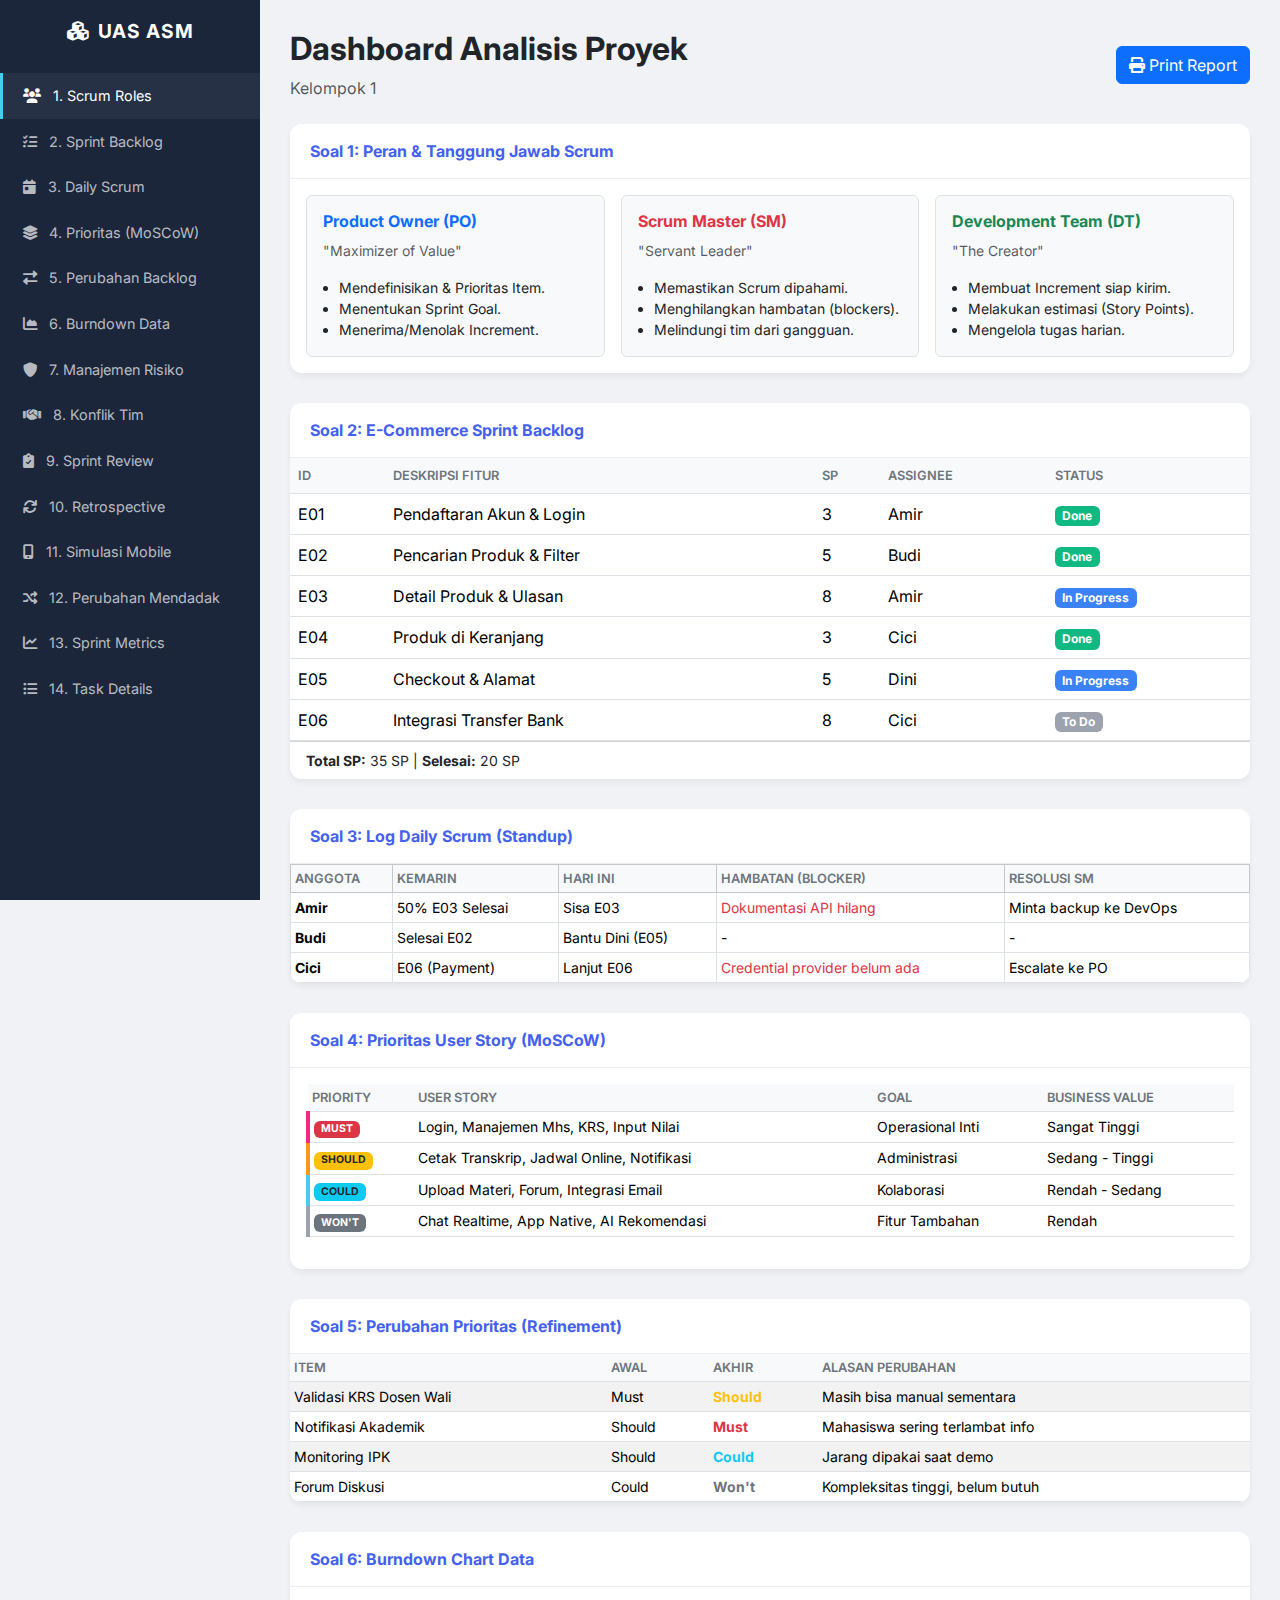
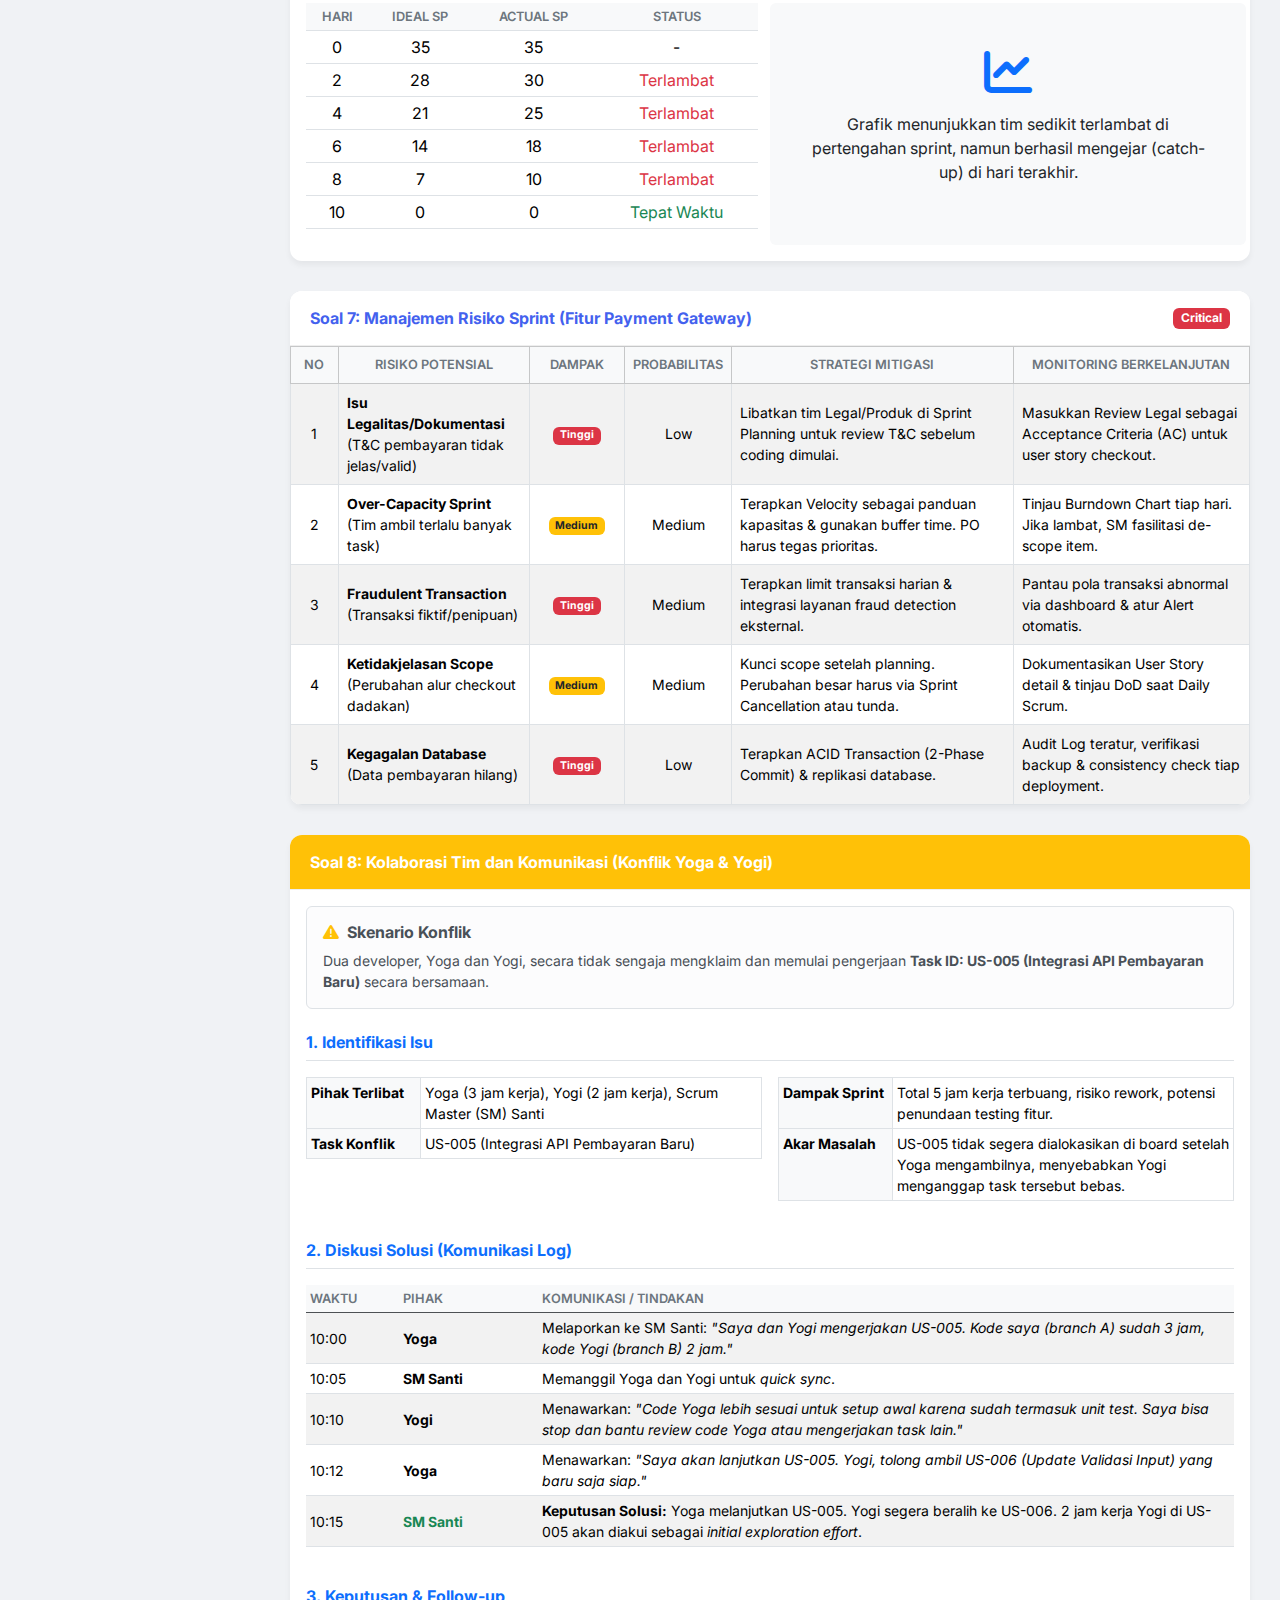
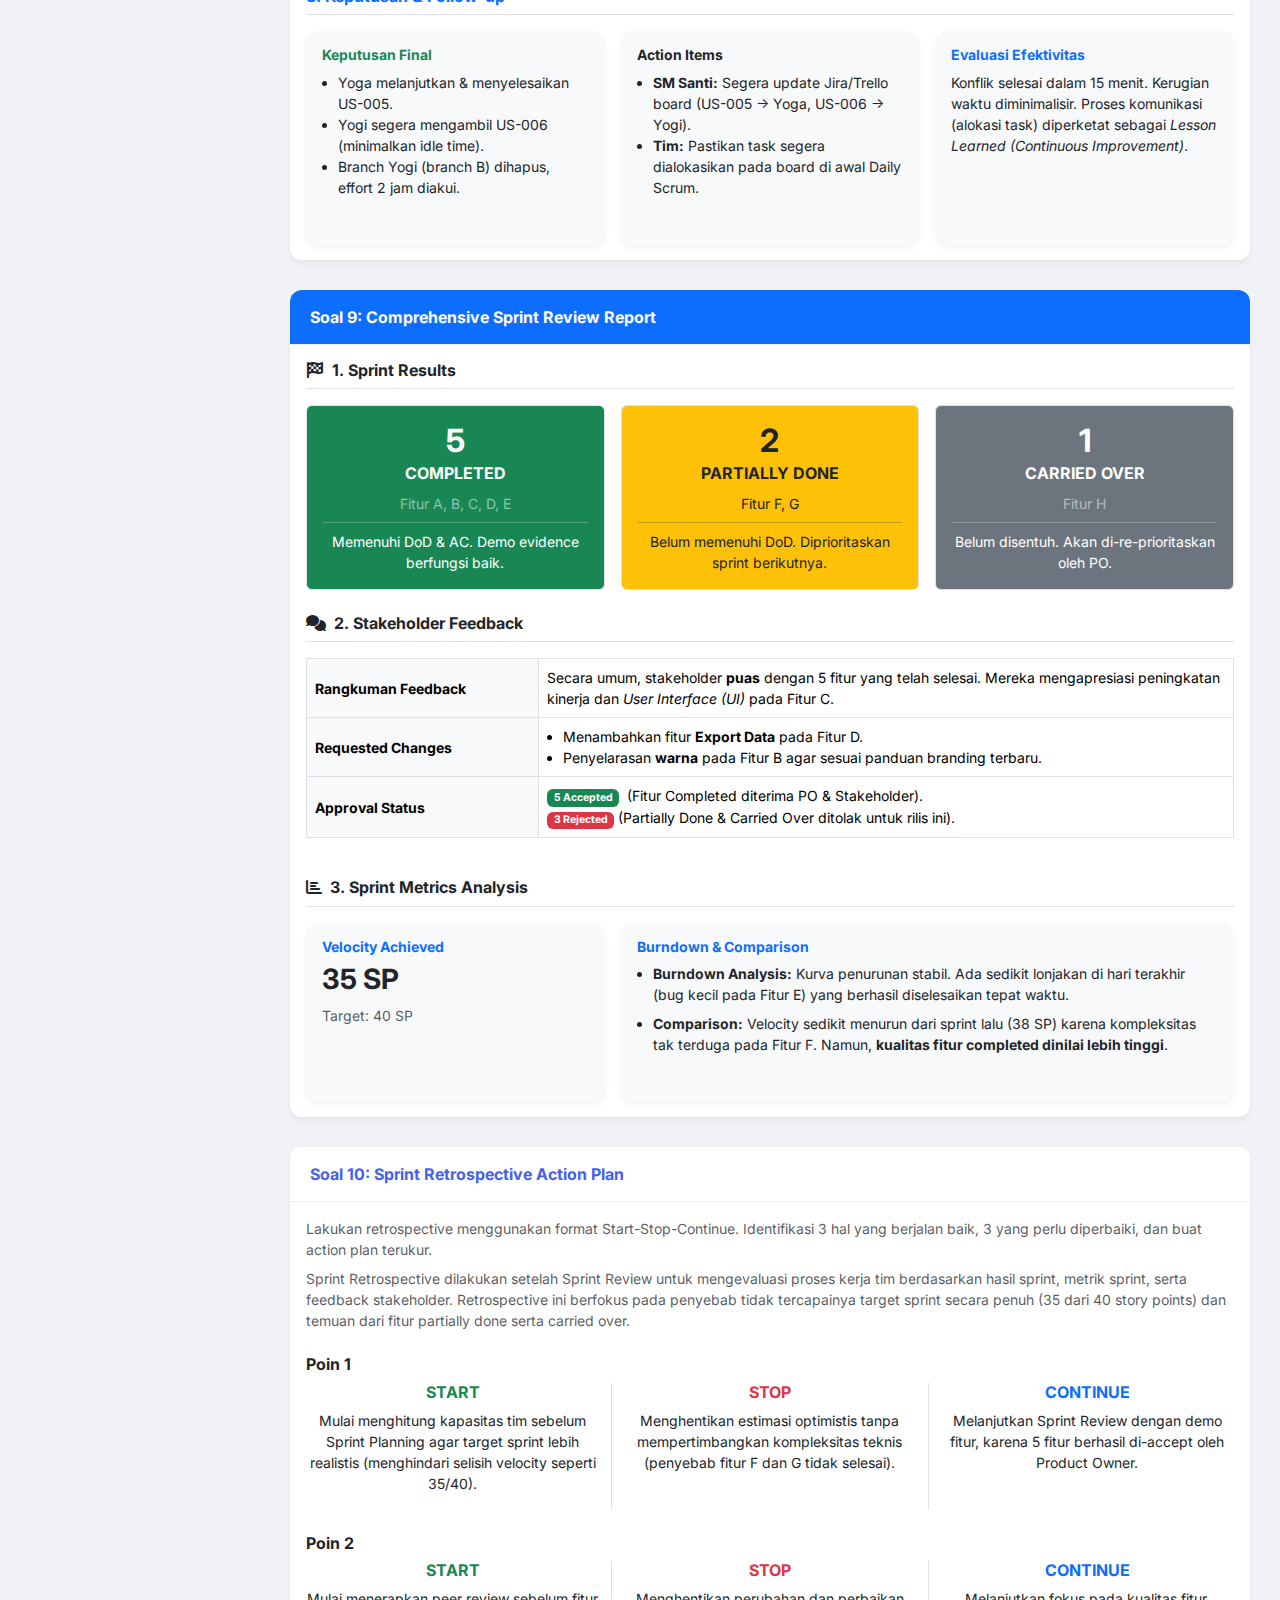
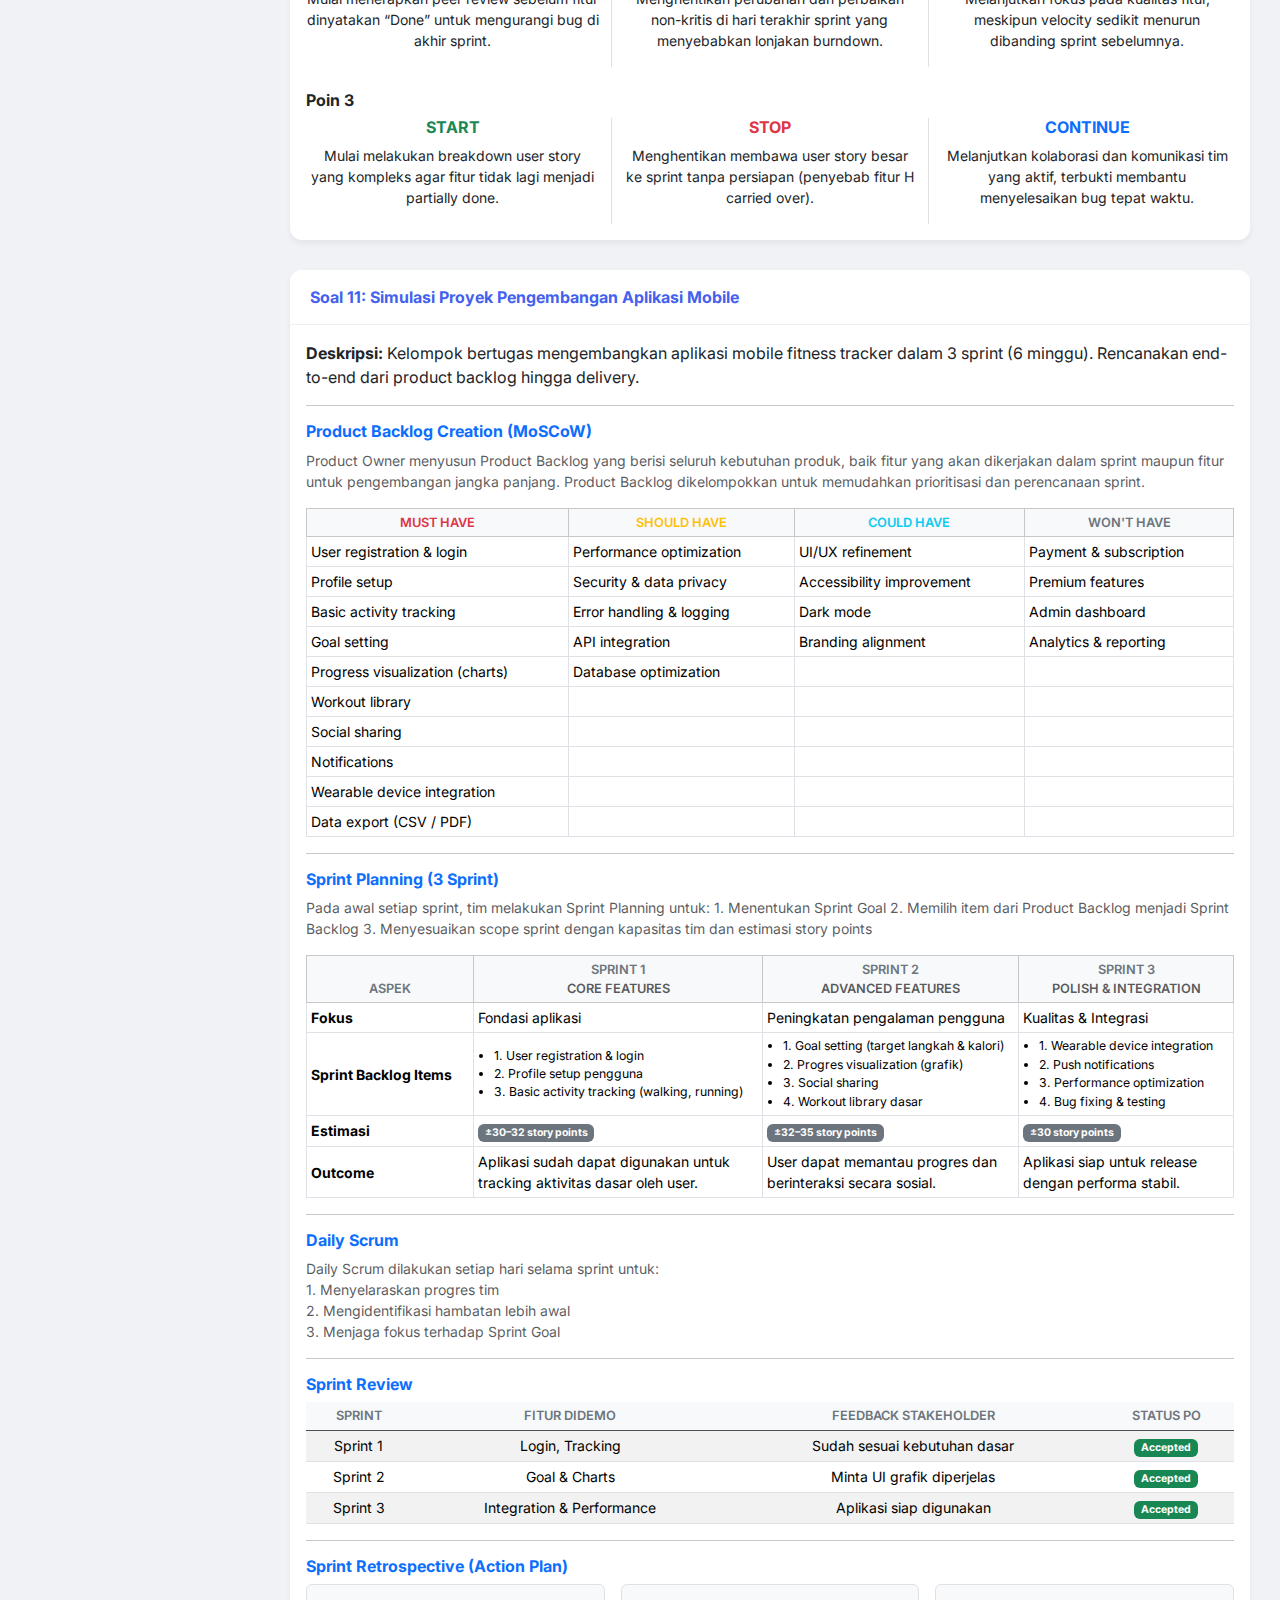
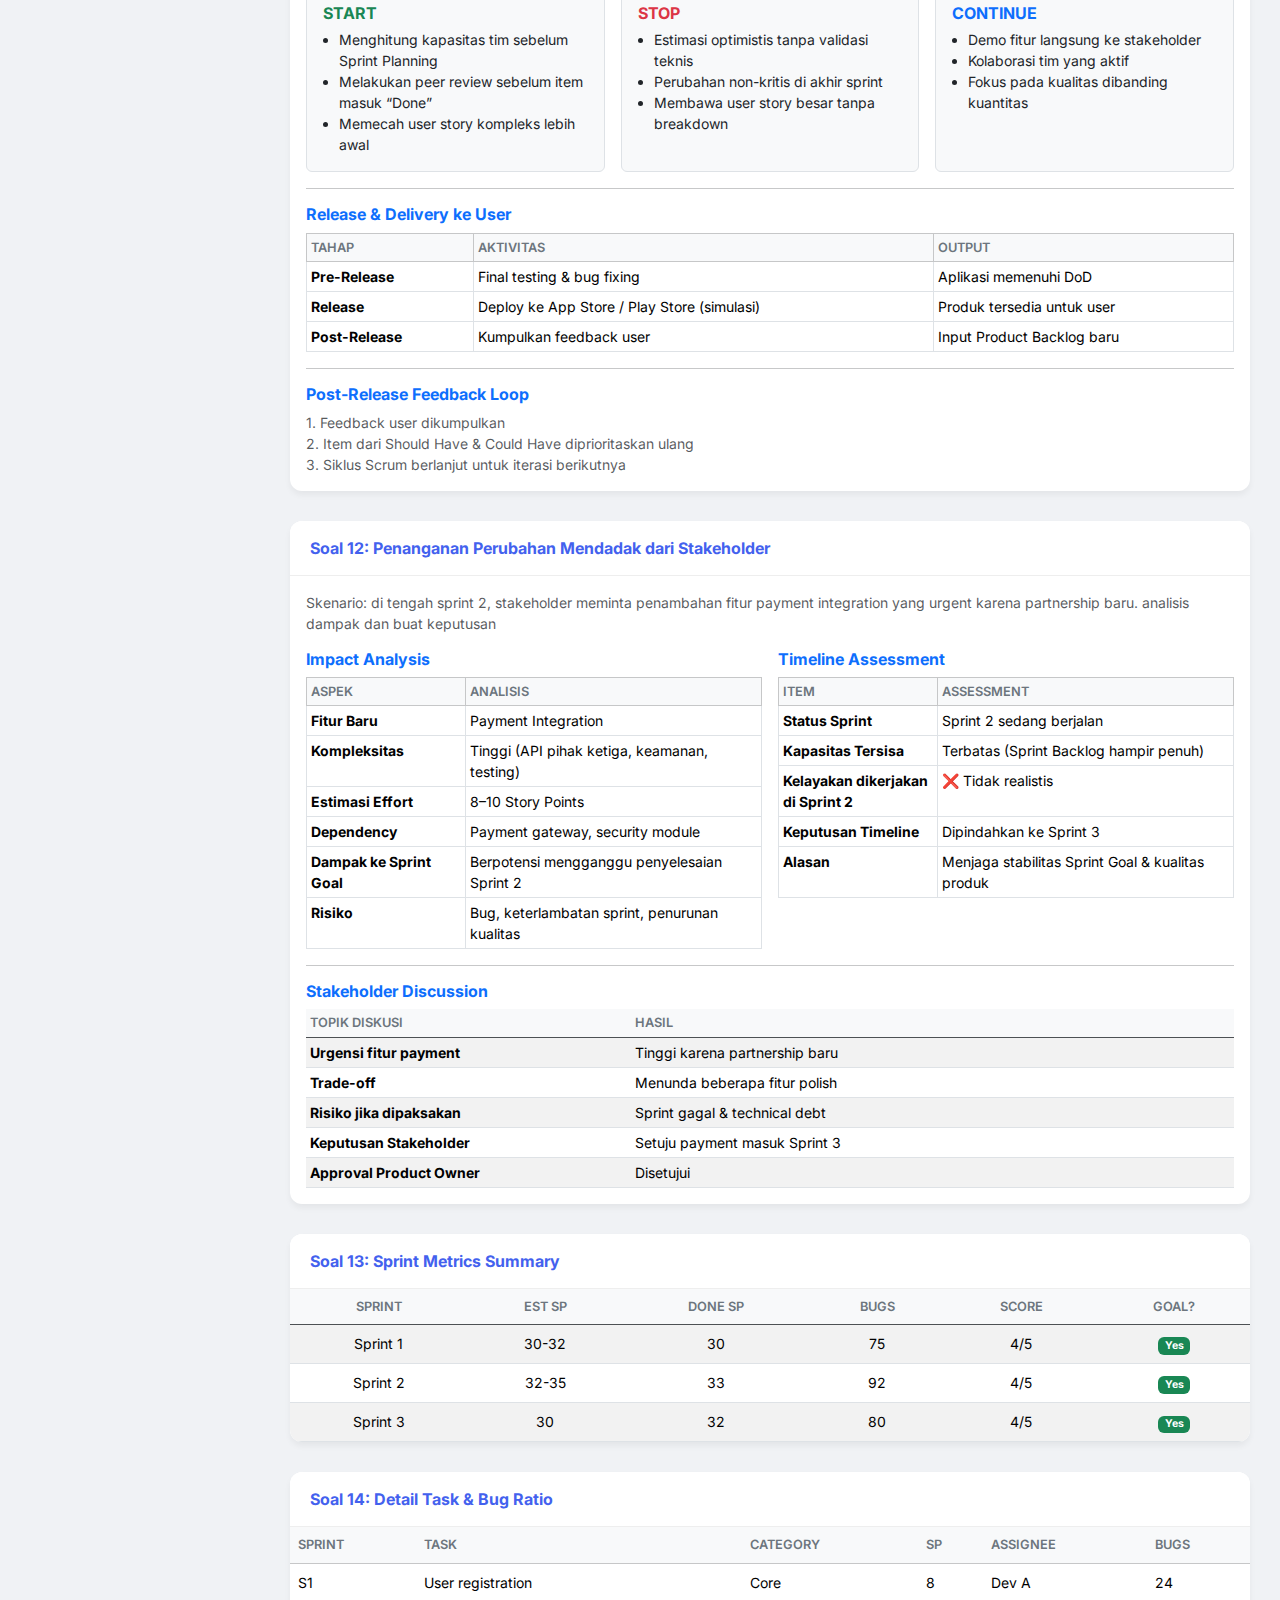
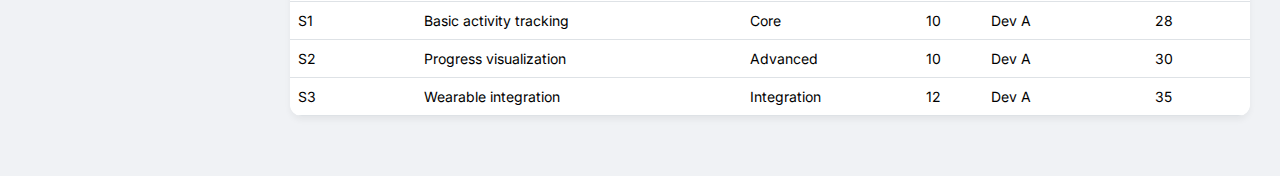
<file: index.html>
<!DOCTYPE html>
<html lang="id">
<head>
    <meta charset="UTF-8">
    <meta name="viewport" content="width=device-width, initial-scale=1.0">
    <title>UAS ASM Complete Dashboard</title>
    <link href="https://cdn.jsdelivr.net/npm/bootstrap@5.3.0/dist/css/bootstrap.min.css" rel="stylesheet">
    <link rel="stylesheet" href="https://cdnjs.cloudflare.com/ajax/libs/font-awesome/6.0.0/css/all.min.css">
    <link href="https://fonts.googleapis.com/css2?family=Inter:wght@300;400;600;700&display=swap" rel="stylesheet">
    
    <style>
        :root {
            --primary: #4361ee;
            --secondary: #3f37c9;
            --success: #4cc9f0;
            --danger: #f72585;
            --warning: #f8961e;
            --dark: #1b263b;
            --light: #f8f9fa;
        }

        body {
            font-family: 'Inter', sans-serif;
            background-color: #f0f2f5;
            color: #333;
        }

        /* Sidebar Styling */
        #sidebar {
            width: 260px;
            position: fixed;
            top: 0;
            left: 0;
            height: 100vh;
            background: var(--dark);
            color: white;
            padding-top: 20px;
            overflow-y: auto;
            z-index: 1000;
        }

        #sidebar .nav-link {
            color: rgba(255,255,255,0.7);
            padding: 12px 20px;
            font-size: 0.9rem;
            border-left: 3px solid transparent;
        }

        #sidebar .nav-link:hover, #sidebar .nav-link.active {
            background: rgba(255,255,255,0.05);
            color: white;
            border-left-color: var(--success);
        }

        #sidebar h4 {
            font-size: 1.2rem;
            text-align: center;
            margin-bottom: 30px;
            font-weight: 700;
            letter-spacing: 1px;
        }

        /* Main Content */
        main {
            margin-left: 260px;
            padding: 30px;
        }

        /* Card Styling */
        .card {
            border: none;
            border-radius: 12px;
            box-shadow: 0 4px 6px rgba(0,0,0,0.05);
            margin-bottom: 30px;
            overflow: hidden;
        }

        .card-header {
            background: white;
            border-bottom: 1px solid #eee;
            padding: 15px 20px;
            font-weight: 700;
            color: var(--primary);
            display: flex;
            justify-content: space-between;
            align-items: center;
        }

        .table thead th {
            background-color: #f8f9fa;
            font-weight: 600;
            text-transform: uppercase;
            font-size: 0.8rem;
            color: #6c757d;
        }

        /* Status Badges */
        .badge-done { background-color: #10b981; }
        .badge-progress { background-color: #3b82f6; }
        .badge-todo { background-color: #9ca3af; }
        
        /* MoSCoW Colors */
        .tr-must { border-left: 4px solid var(--danger); }
        .tr-should { border-left: 4px solid var(--warning); }
        .tr-could { border-left: 4px solid var(--success); }
        .tr-wont { border-left: 4px solid #9ca3af; }

        /* Burndown Chart Placeholder */
        .burndown-bar {
            height: 20px;
            background-color: var(--primary);
            border-radius: 4px;
            transition: width 1s ease-in-out;
        }

        /* Smooth Scroll */
        html { scroll-behavior: smooth; }

        @media (max-width: 768px) {
            #sidebar { width: 0; padding: 0; }
            main { margin-left: 0; }
            .mobile-nav-toggle { display: block; }
        }
    </style>
</head>
<body>

    <nav id="sidebar">
        <h4><i class="fas fa-cubes me-2"></i>UAS ASM</h4>
        <div class="nav flex-column">
            <a href="#soal1" class="nav-link active"><i class="fas fa-users me-2"></i> 1. Scrum Roles</a>
            <a href="#soal2" class="nav-link"><i class="fas fa-tasks me-2"></i> 2. Sprint Backlog</a>
            <a href="#soal3" class="nav-link"><i class="fas fa-calendar-day me-2"></i> 3. Daily Scrum</a>
            <a href="#soal4" class="nav-link"><i class="fas fa-layer-group me-2"></i> 4. Prioritas (MoSCoW)</a>
            <a href="#soal5" class="nav-link"><i class="fas fa-exchange-alt me-2"></i> 5. Perubahan Backlog</a>
            <a href="#soal6" class="nav-link"><i class="fas fa-chart-area me-2"></i> 6. Burndown Data</a>
            <a href="#soal7" class="nav-link"><i class="fas fa-shield-alt me-2"></i> 7. Manajemen Risiko</a>
            <a href="#soal8" class="nav-link"><i class="fas fa-handshake me-2"></i> 8. Konflik Tim</a>
            <a href="#soal9" class="nav-link"><i class="fas fa-clipboard-check me-2"></i> 9. Sprint Review</a>
            <a href="#soal10" class="nav-link"><i class="fas fa-sync me-2"></i> 10. Retrospective</a>
            <a href="#soal11" class="nav-link"><i class="fas fa-mobile-alt me-2"></i> 11. Simulasi Mobile</a>
                        <a href="#soal12" class="nav-link"><i class="fas fa-random me-2"></i> 12. Perubahan Mendadak</a>
            <a href="#soal13" class="nav-link"><i class="fas fa-chart-line me-2"></i> 13. Sprint Metrics</a>
            <a href="#soal14" class="nav-link"><i class="fas fa-list-ul me-2"></i> 14. Task Details</a>
        </div>
    </nav>

    <main>
        <div class="d-flex justify-content-between align-items-center mb-4">
            <div>
                <h2 class="fw-bold text-dark">Dashboard Analisis Proyek</h2>
                <p class="text-muted mb-0">Kelompok 1</p>
            </div>
            <button class="btn btn-primary" onclick="window.print()"><i class="fas fa-print"></i> Print Report</button>
        </div>

        <section id="soal1">
            <div class="card">
                <div class="card-header">Soal 1: Peran & Tanggung Jawab Scrum</div>
                <div class="card-body">
                    <div class="row g-3">
                        <div class="col-md-4">
                            <div class="p-3 border rounded bg-light h-100">
                                <h6 class="fw-bold text-primary">Product Owner (PO)</h6>
                                <p class="small text-muted">"Maximizer of Value"</p>
                                <ul class="small mb-0 ps-3">
                                    <li>Mendefinisikan & Prioritas Item.</li>
                                    <li>Menentukan Sprint Goal.</li>
                                    <li>Menerima/Menolak Increment.</li>
                                </ul>
                            </div>
                        </div>
                        <div class="col-md-4">
                            <div class="p-3 border rounded bg-light h-100">
                                <h6 class="fw-bold text-danger">Scrum Master (SM)</h6>
                                <p class="small text-muted">"Servant Leader"</p>
                                <ul class="small mb-0 ps-3">
                                    <li>Memastikan Scrum dipahami.</li>
                                    <li>Menghilangkan hambatan (blockers).</li>
                                    <li>Melindungi tim dari gangguan.</li>
                                </ul>
                            </div>
                        </div>
                        <div class="col-md-4">
                            <div class="p-3 border rounded bg-light h-100">
                                <h6 class="fw-bold text-success">Development Team (DT)</h6>
                                <p class="small text-muted">"The Creator"</p>
                                <ul class="small mb-0 ps-3">
                                    <li>Membuat Increment siap kirim.</li>
                                    <li>Melakukan estimasi (Story Points).</li>
                                    <li>Mengelola tugas harian.</li>
                                </ul>
                            </div>
                        </div>
                    </div>
                </div>
            </div>
        </section>

        <section id="soal2">
            <div class="card">
                <div class="card-header">Soal 2: E-Commerce Sprint Backlog</div>
                <div class="table-responsive">
                    <table class="table table-hover align-middle mb-0">
                        <thead>
                            <tr>
                                <th>ID</th>
                                <th>Deskripsi Fitur</th>
                                <th>SP</th>
                                <th>Assignee</th>
                                <th>Status</th>
                            </tr>
                        </thead>
                        <tbody>
                            <tr>
                                <td>E01</td>
                                <td>Pendaftaran Akun & Login</td>
                                <td>3</td>
                                <td>Amir</td>
                                <td><span class="badge badge-done">Done</span></td>
                            </tr>
                            <tr>
                                <td>E02</td>
                                <td>Pencarian Produk & Filter</td>
                                <td>5</td>
                                <td>Budi</td>
                                <td><span class="badge badge-done">Done</span></td>
                            </tr>
                            <tr>
                                <td>E03</td>
                                <td>Detail Produk & Ulasan</td>
                                <td>8</td>
                                <td>Amir</td>
                                <td><span class="badge badge-progress">In Progress</span></td>
                            </tr>
                            <tr>
                                <td>E04</td>
                                <td>Produk di Keranjang</td>
                                <td>3</td>
                                <td>Cici</td>
                                <td><span class="badge badge-done">Done</span></td>
                            </tr>
                            <tr>
                                <td>E05</td>
                                <td>Checkout & Alamat</td>
                                <td>5</td>
                                <td>Dini</td>
                                <td><span class="badge badge-progress">In Progress</span></td>
                            </tr>
                            <tr>
                                <td>E06</td>
                                <td>Integrasi Transfer Bank</td>
                                <td>8</td>
                                <td>Cici</td>
                                <td><span class="badge badge-todo">To Do</span></td>
                            </tr>
                        </tbody>
                    </table>
                </div>
                <div class="card-footer bg-white small">
                    <strong>Total SP:</strong> 35 SP | <strong>Selesai:</strong> 20 SP
                </div>
            </div>
        </section>

        <section id="soal3">
            <div class="card">
                <div class="card-header">Soal 3: Log Daily Scrum (Standup)</div>
                <div class="table-responsive">
                    <table class="table table-bordered table-sm mb-0 small">
                        <thead class="table-light">
                            <tr>
                                <th>Anggota</th>
                                <th>Kemarin</th>
                                <th>Hari Ini</th>
                                <th>Hambatan (Blocker)</th>
                                <th>Resolusi SM</th>
                            </tr>
                        </thead>
                        <tbody>
                            <tr>
                                <td class="fw-bold">Amir</td>
                                <td>50% E03 Selesai</td>
                                <td>Sisa E03</td>
                                <td class="text-danger">Dokumentasi API hilang</td>
                                <td>Minta backup ke DevOps</td>
                            </tr>
                            <tr>
                                <td class="fw-bold">Budi</td>
                                <td>Selesai E02</td>
                                <td>Bantu Dini (E05)</td>
                                <td>-</td>
                                <td>-</td>
                            </tr>
                            <tr>
                                <td class="fw-bold">Cici</td>
                                <td>E06 (Payment)</td>
                                <td>Lanjut E06</td>
                                <td class="text-danger">Credential provider belum ada</td>
                                <td>Escalate ke PO</td>
                            </tr>
                        </tbody>
                    </table>
                </div>
            </div>
        </section>

        <section id="soal4">
            <div class="card">
                <div class="card-header">Soal 4: Prioritas User Story (MoSCoW)</div>
                <div class="card-body">
                    <table class="table table-sm small">
                        <thead>
                            <tr>
                                <th>Priority</th>
                                <th>User Story</th>
                                <th>Goal</th>
                                <th>Business Value</th>
                            </tr>
                        </thead>
                        <tbody>
                            <tr class="tr-must">
                                <td><span class="badge bg-danger">MUST</span></td>
                                <td>Login, Manajemen Mhs, KRS, Input Nilai</td>
                                <td>Operasional Inti</td>
                                <td>Sangat Tinggi</td>
                            </tr>
                            <tr class="tr-should">
                                <td><span class="badge bg-warning text-dark">SHOULD</span></td>
                                <td>Cetak Transkrip, Jadwal Online, Notifikasi</td>
                                <td>Administrasi</td>
                                <td>Sedang - Tinggi</td>
                            </tr>
                            <tr class="tr-could">
                                <td><span class="badge bg-info text-dark">COULD</span></td>
                                <td>Upload Materi, Forum, Integrasi Email</td>
                                <td>Kolaborasi</td>
                                <td>Rendah - Sedang</td>
                            </tr>
                            <tr class="tr-wont">
                                <td><span class="badge bg-secondary">WON'T</span></td>
                                <td>Chat Realtime, App Native, AI Rekomendasi</td>
                                <td>Fitur Tambahan</td>
                                <td>Rendah</td>
                            </tr>
                        </tbody>
                    </table>
                </div>
            </div>
        </section>

        <section id="soal5">
            <div class="card">
                <div class="card-header">Soal 5: Perubahan Prioritas (Refinement)</div>
                <div class="table-responsive">
                    <table class="table table-striped table-sm mb-0 small">
                        <thead>
                            <tr>
                                <th>Item</th>
                                <th>Awal</th>
                                <th>Akhir</th>
                                <th>Alasan Perubahan</th>
                            </tr>
                        </thead>
                        <tbody>
                            <tr>
                                <td>Validasi KRS Dosen Wali</td>
                                <td>Must</td>
                                <td class="text-warning fw-bold">Should</td>
                                <td>Masih bisa manual sementara</td>
                            </tr>
                            <tr>
                                <td>Notifikasi Akademik</td>
                                <td>Should</td>
                                <td class="text-danger fw-bold">Must</td>
                                <td>Mahasiswa sering terlambat info</td>
                            </tr>
                            <tr>
                                <td>Monitoring IPK</td>
                                <td>Should</td>
                                <td class="text-info fw-bold">Could</td>
                                <td>Jarang dipakai saat demo</td>
                            </tr>
                            <tr>
                                <td>Forum Diskusi</td>
                                <td>Could</td>
                                <td class="text-secondary fw-bold">Won't</td>
                                <td>Kompleksitas tinggi, belum butuh</td>
                            </tr>
                        </tbody>
                    </table>
                </div>
            </div>
        </section>

        <section id="soal6">
            <div class="card">
                <div class="card-header">Soal 6: Burndown Chart Data</div>
                <div class="card-body">
                    <div class="row">
                        <div class="col-md-6">
                            <table class="table table-sm text-center">
                                <thead>
                                    <tr>
                                        <th>Hari</th>
                                        <th>Ideal SP</th>
                                        <th>Actual SP</th>
                                        <th>Status</th>
                                    </tr>
                                </thead>
                                <tbody>
                                    <tr><td>0</td><td>35</td><td>35</td><td>-</td></tr>
                                    <tr><td>2</td><td>28</td><td>30</td><td class="text-danger">Terlambat</td></tr>
                                    <tr><td>4</td><td>21</td><td>25</td><td class="text-danger">Terlambat</td></tr>
                                    <tr><td>6</td><td>14</td><td>18</td><td class="text-danger">Terlambat</td></tr>
                                    <tr><td>8</td><td>7</td><td>10</td><td class="text-danger">Terlambat</td></tr>
                                    <tr><td>10</td><td>0</td><td>0</td><td class="text-success">Tepat Waktu</td></tr>
                                </tbody>
                            </table>
                        </div>
                        <div class="col-md-6 d-flex align-items-center justify-content-center bg-light rounded">
                            <div class="text-center p-4">
                                <i class="fas fa-chart-line fa-3x text-primary mb-3"></i>
                                <p>Grafik menunjukkan tim sedikit terlambat di pertengahan sprint, namun berhasil mengejar (catch-up) di hari terakhir.</p>
                            </div>
                        </div>
                    </div>
                </div>
            </div>
        </section>

    <section id="soal7">
            <div class="card">
                <div class="card-header d-flex justify-content-between">
                    <span>Soal 7: Manajemen Risiko Sprint (Fitur Payment Gateway)</span>
                    <span class="badge bg-danger">Critical</span>
                </div>
                <div class="card-body p-0">
                    <div class="table-responsive">
                        <table class="table table-bordered table-striped mb-0 small">
                            <thead class="table-light align-middle text-center">
                                <tr>
                                    <th style="width: 5%;">No</th>
                                    <th style="width: 20%;">Risiko Potensial</th>
                                    <th style="width: 10%;">Dampak</th>
                                    <th style="width: 10%;">Probabilitas</th>
                                    <th style="width: 30%;">Strategi Mitigasi</th>
                                    <th style="width: 25%;">Monitoring Berkelanjutan</th>
                                </tr>
                            </thead>
                            <tbody class="align-middle">
                                <tr>
                                    <td class="text-center">1</td>
                                    <td><strong>Isu Legalitas/Dokumentasi</strong><br>(T&C pembayaran tidak jelas/valid)</td>
                                    <td class="text-center"><span class="badge bg-danger">Tinggi</span></td>
                                    <td class="text-center">Low</td>
                                    <td>Libatkan tim Legal/Produk di Sprint Planning untuk review T&C sebelum coding dimulai.</td>
                                    <td>Masukkan Review Legal sebagai Acceptance Criteria (AC) untuk user story checkout.</td>
                                </tr>
                                <tr>
                                    <td class="text-center">2</td>
                                    <td><strong>Over-Capacity Sprint</strong><br>(Tim ambil terlalu banyak task)</td>
                                    <td class="text-center"><span class="badge bg-warning text-dark">Medium</span></td>
                                    <td class="text-center">Medium</td>
                                    <td>Terapkan Velocity sebagai panduan kapasitas & gunakan buffer time. PO harus tegas prioritas.</td>
                                    <td>Tinjau Burndown Chart tiap hari. Jika lambat, SM fasilitasi de-scope item.</td>
                                </tr>
                                <tr>
                                    <td class="text-center">3</td>
                                    <td><strong>Fraudulent Transaction</strong><br>(Transaksi fiktif/penipuan)</td>
                                    <td class="text-center"><span class="badge bg-danger">Tinggi</span></td>
                                    <td class="text-center">Medium</td>
                                    <td>Terapkan limit transaksi harian & integrasi layanan fraud detection eksternal.</td>
                                    <td>Pantau pola transaksi abnormal via dashboard & atur Alert otomatis.</td>
                                </tr>
                                <tr>
                                    <td class="text-center">4</td>
                                    <td><strong>Ketidakjelasan Scope</strong><br>(Perubahan alur checkout dadakan)</td>
                                    <td class="text-center"><span class="badge bg-warning text-dark">Medium</span></td>
                                    <td class="text-center">Medium</td>
                                    <td>Kunci scope setelah planning. Perubahan besar harus via Sprint Cancellation atau tunda.</td>
                                    <td>Dokumentasikan User Story detail & tinjau DoD saat Daily Scrum.</td>
                                </tr>
                                <tr>
                                    <td class="text-center">5</td>
                                    <td><strong>Kegagalan Database</strong><br>(Data pembayaran hilang)</td>
                                    <td class="text-center"><span class="badge bg-danger">Tinggi</span></td>
                                    <td class="text-center">Low</td>
                                    <td>Terapkan ACID Transaction (2-Phase Commit) & replikasi database.</td>
                                    <td>Audit Log teratur, verifikasi backup & consistency check tiap deployment.</td>
                                </tr>
                            </tbody>
                        </table>
                    </div>
                </div>
            </div>
        </section>
          <section id="soal8">
            <div class="card border-left-warning">
                <div class="card-header bg-warning text-white">Soal 8: Kolaborasi Tim dan Komunikasi (Konflik Yoga & Yogi)</div>
                <div class="card-body">
                    <div class="alert alert-light border mb-4">
                        <h6 class="fw-bold"><i class="fas fa-exclamation-triangle text-warning me-2"></i>Skenario Konflik</h6>
                        <p class="small mb-0">Dua developer, Yoga dan Yogi, secara tidak sengaja mengklaim dan memulai pengerjaan <strong>Task ID: US-005 (Integrasi API Pembayaran Baru)</strong> secara bersamaan.</p>
                    </div>

                    <h6 class="text-primary fw-bold border-bottom pb-2 mb-3">1. Identifikasi Isu</h6>
                    <div class="row g-3 mb-4">
                        <div class="col-md-6">
                            <table class="table table-sm table-bordered small">
                                <tr>
                                    <th class="bg-light w-25">Pihak Terlibat</th>
                                    <td>Yoga (3 jam kerja), Yogi (2 jam kerja), Scrum Master (SM) Santi</td>
                                </tr>
                                <tr>
                                    <th class="bg-light">Task Konflik</th>
                                    <td>US-005 (Integrasi API Pembayaran Baru)</td>
                                </tr>
                            </table>
                        </div>
                        <div class="col-md-6">
                            <table class="table table-sm table-bordered small">
                                <tr>
                                    <th class="bg-light w-25">Dampak Sprint</th>
                                    <td>Total 5 jam kerja terbuang, risiko rework, potensi penundaan testing fitur.</td>
                                </tr>
                                <tr>
                                    <th class="bg-light">Akar Masalah</th>
                                    <td>US-005 tidak segera dialokasikan di board setelah Yoga mengambilnya, menyebabkan Yogi menganggap task tersebut bebas.</td>
                                </tr>
                            </table>
                        </div>
                    </div>

                    <h6 class="text-primary fw-bold border-bottom pb-2 mb-3">2. Diskusi Solusi (Komunikasi Log)</h6>
                    <div class="table-responsive mb-4">
                        <table class="table table-sm table-striped small align-middle">
                            <thead class="table-dark">
                                <tr>
                                    <th style="width: 10%">Waktu</th>
                                    <th style="width: 15%">Pihak</th>
                                    <th>Komunikasi / Tindakan</th>
                                </tr>
                            </thead>
                            <tbody>
                                <tr>
                                    <td>10:00</td>
                                    <td class="fw-bold">Yoga</td>
                                    <td>Melaporkan ke SM Santi: <em>"Saya dan Yogi mengerjakan US-005. Kode saya (branch A) sudah 3 jam, kode Yogi (branch B) 2 jam."</em></td>
                                </tr>
                                <tr>
                                    <td>10:05</td>
                                    <td class="fw-bold">SM Santi</td>
                                    <td>Memanggil Yoga dan Yogi untuk <em>quick sync</em>.</td>
                                </tr>
                                <tr>
                                    <td>10:10</td>
                                    <td class="fw-bold">Yogi</td>
                                    <td>Menawarkan: <em>"Code Yoga lebih sesuai untuk setup awal karena sudah termasuk unit test. Saya bisa stop dan bantu review code Yoga atau mengerjakan task lain."</em></td>
                                </tr>
                                <tr>
                                    <td>10:12</td>
                                    <td class="fw-bold">Yoga</td>
                                    <td>Menawarkan: <em>"Saya akan lanjutkan US-005. Yogi, tolong ambil US-006 (Update Validasi Input) yang baru saja siap."</em></td>
                                </tr>
                                <tr>
                                    <td>10:15</td>
                                    <td class="fw-bold text-success">SM Santi</td>
                                    <td><strong>Keputusan Solusi:</strong> Yoga melanjutkan US-005. Yogi segera beralih ke US-006. 2 jam kerja Yogi di US-005 akan diakui sebagai <em>initial exploration effort</em>.</td>
                                </tr>
                            </tbody>
                        </table>
                    </div>

                    <h6 class="text-primary fw-bold border-bottom pb-2 mb-3">3. Keputusan & Follow-up</h6>
                    <div class="row g-3">
                        <div class="col-md-4">
                            <div class="card bg-light h-100 border-success">
                                <div class="card-body p-3">
                                    <h6 class="fw-bold text-success small">Keputusan Final</h6>
                                    <ul class="small mb-0 ps-3">
                                        <li>Yoga melanjutkan & menyelesaikan US-005.</li>
                                        <li>Yogi segera mengambil US-006 (minimalkan idle time).</li>
                                        <li>Branch Yogi (branch B) dihapus, effort 2 jam diakui.</li>
                                    </ul>
                                </div>
                            </div>
                        </div>
                        <div class="col-md-4">
                            <div class="card bg-light h-100 border-warning">
                                <div class="card-body p-3">
                                    <h6 class="fw-bold text-warning text-dark small">Action Items</h6>
                                    <ul class="small mb-0 ps-3">
                                        <li><strong>SM Santi:</strong> Segera update Jira/Trello board (US-005 -> Yoga, US-006 -> Yogi).</li>
                                        <li><strong>Tim:</strong> Pastikan task segera dialokasikan pada board di awal Daily Scrum.</li>
                                    </ul>
                                </div>
                            </div>
                        </div>
                        <div class="col-md-4">
                            <div class="card bg-light h-100 border-primary">
                                <div class="card-body p-3">
                                    <h6 class="fw-bold text-primary small">Evaluasi Efektivitas</h6>
                                    <p class="small mb-0">Konflik selesai dalam 15 menit. Kerugian waktu diminimalisir. Proses komunikasi (alokasi task) diperketat sebagai <em>Lesson Learned (Continuous Improvement)</em>.</p>
                                </div>
                            </div>
                        </div>
                    </div>
                </div>
            </div>
        </section>

        <section id="soal9">
            <div class="card">
                <div class="card-header bg-primary text-white">Soal 9: Comprehensive Sprint Review Report</div>
                <div class="card-body">
                    <h6 class="text-dark fw-bold border-bottom pb-2 mb-3"><i class="fas fa-flag-checkered me-2"></i>1. Sprint Results</h6>
                    <div class="row g-3 mb-4">
                        <div class="col-md-4">
                            <div class="border rounded p-3 text-center bg-success text-white">
                                <h2 class="fw-bold mb-0">5</h2>
                                <span class="fw-bold">COMPLETED</span>
                                <p class="small mt-2 mb-0 text-white-50">Fitur A, B, C, D, E</p>
                                <hr class="my-2 border-white">
                                <p class="small mb-0">Memenuhi DoD & AC. Demo evidence berfungsi baik.</p>
                            </div>
                        </div>
                        <div class="col-md-4">
                            <div class="border rounded p-3 text-center bg-warning text-dark">
                                <h2 class="fw-bold mb-0">2</h2>
                                <span class="fw-bold">PARTIALLY DONE</span>
                                <p class="small mt-2 mb-0">Fitur F, G</p>
                                <hr class="my-2 border-dark">
                                <p class="small mb-0">Belum memenuhi DoD. Diprioritaskan sprint berikutnya.</p>
                            </div>
                        </div>
                        <div class="col-md-4">
                            <div class="border rounded p-3 text-center bg-secondary text-white">
                                <h2 class="fw-bold mb-0">1</h2>
                                <span class="fw-bold">CARRIED OVER</span>
                                <p class="small mt-2 mb-0 text-white-50">Fitur H</p>
                                <hr class="my-2 border-white">
                                <p class="small mb-0">Belum disentuh. Akan di-re-prioritaskan oleh PO.</p>
                            </div>
                        </div>
                    </div>

                    <h6 class="text-dark fw-bold border-bottom pb-2 mb-3"><i class="fas fa-comments me-2"></i>2. Stakeholder Feedback</h6>
                    <div class="table-responsive mb-4">
                        <table class="table table-bordered small">
                            <tbody>
                                <tr>
                                    <th class="bg-light w-25 align-middle">Rangkuman Feedback</th>
                                    <td>Secara umum, stakeholder <strong>puas</strong> dengan 5 fitur yang telah selesai. Mereka mengapresiasi peningkatan kinerja dan <em>User Interface (UI)</em> pada Fitur C.</td>
                                </tr>
                                <tr>
                                    <th class="bg-light align-middle">Requested Changes</th>
                                    <td>
                                        <ul class="mb-0 ps-3">
                                            <li>Menambahkan fitur <strong>Export Data</strong> pada Fitur D.</li>
                                            <li>Penyelarasan <strong>warna</strong> pada Fitur B agar sesuai panduan branding terbaru.</li>
                                        </ul>
                                    </td>
                                </tr>
                                <tr>
                                    <th class="bg-light align-middle">Approval Status</th>
                                    <td>
                                        <span class="badge bg-success me-1">5 Accepted</span> (Fitur Completed diterima PO & Stakeholder).
                                        <br>
                                        <span class="badge bg-danger mt-1">3 Rejected</span> (Partially Done & Carried Over ditolak untuk rilis ini).
                                    </td>
                                </tr>
                            </tbody>
                        </table>
                    </div>

                    <h6 class="text-dark fw-bold border-bottom pb-2 mb-3"><i class="fas fa-chart-bar me-2"></i>3. Sprint Metrics Analysis</h6>
                    <div class="row g-3">
                        <div class="col-md-4">
                            <div class="card h-100 bg-light border-0">
                                <div class="card-body">
                                    <h6 class="fw-bold small text-primary">Velocity Achieved</h6>
                                    <h3 class="fw-bold text-dark">35 SP</h3>
                                    <p class="small text-muted mb-0">Target: 40 SP</p>
                                </div>
                            </div>
                        </div>
                        <div class="col-md-8">
                            <div class="card h-100 bg-light border-0">
                                <div class="card-body">
                                    <h6 class="fw-bold small text-primary">Burndown & Comparison</h6>
                                    <ul class="small mb-0 ps-3">
                                        <li class="mb-2"><strong>Burndown Analysis:</strong> Kurva penurunan stabil. Ada sedikit lonjakan di hari terakhir (bug kecil pada Fitur E) yang berhasil diselesaikan tepat waktu.</li>
                                        <li><strong>Comparison:</strong> Velocity sedikit menurun dari sprint lalu (38 SP) karena kompleksitas tak terduga pada Fitur F. Namun, <strong>kualitas fitur completed dinilai lebih tinggi</strong>.</li>
                                    </ul>
                                </div>
                            </div>
                        </div>
                    </div>
                </div>
            </div>
        </section>
<section id="soal10">
    <div class="card">
        <div class="card-header">Soal 10: Sprint Retrospective Action Plan</div>
        <div class="card-body">
            <p class="text-muted small mb-2">
                Lakukan retrospective menggunakan format Start-Stop-Continue.
                Identifikasi 3 hal yang berjalan baik, 3 yang perlu diperbaiki,
                dan buat action plan terukur.
            </p>
            <p class="text-muted small">
                Sprint Retrospective dilakukan setelah Sprint Review untuk mengevaluasi proses kerja tim
                berdasarkan hasil sprint, metrik sprint, serta feedback stakeholder.
                Retrospective ini berfokus pada penyebab tidak tercapainya target sprint secara penuh
                (35 dari 40 story points) dan temuan dari fitur partially done serta carried over.
            </p>

            <!-- POIN 1 -->
            <h6 class="fw-bold mt-4">Poin 1</h6>
            <div class="row text-center mt-2">
                <div class="col-md-4">
                    <h6 class="text-success fw-bold">START</h6>
                    <p class="small">
                        Mulai menghitung kapasitas tim sebelum Sprint Planning agar target sprint lebih realistis
                        (menghindari selisih velocity seperti 35/40).
                    </p>
                </div>
                <div class="col-md-4 border-start border-end">
                    <h6 class="text-danger fw-bold">STOP</h6>
                    <p class="small">
                        Menghentikan estimasi optimistis tanpa mempertimbangkan kompleksitas teknis
                        (penyebab fitur F dan G tidak selesai).
                    </p>
                </div>
                <div class="col-md-4">
                    <h6 class="text-primary fw-bold">CONTINUE</h6>
                    <p class="small">
                        Melanjutkan Sprint Review dengan demo fitur, karena 5 fitur berhasil di-accept oleh Product Owner.
                    </p>
                </div>
            </div>

            <!-- POIN 2 -->
            <h6 class="fw-bold mt-4">Poin 2</h6>
            <div class="row text-center mt-2">
                <div class="col-md-4">
                    <h6 class="text-success fw-bold">START</h6>
                    <p class="small">
                        Mulai menerapkan peer review sebelum fitur dinyatakan “Done”
                        untuk mengurangi bug di akhir sprint.
                    </p>
                </div>
                <div class="col-md-4 border-start border-end">
                    <h6 class="text-danger fw-bold">STOP</h6>
                    <p class="small">
                        Menghentikan perubahan dan perbaikan non-kritis di hari terakhir sprint
                        yang menyebabkan lonjakan burndown.
                    </p>
                </div>
                <div class="col-md-4">
                    <h6 class="text-primary fw-bold">CONTINUE</h6>
                    <p class="small">
                        Melanjutkan fokus pada kualitas fitur, meskipun velocity sedikit menurun
                        dibanding sprint sebelumnya.
                    </p>
                </div>
            </div>

            <!-- POIN 3 -->
            <h6 class="fw-bold mt-4">Poin 3</h6>
            <div class="row text-center mt-2">
                <div class="col-md-4">
                    <h6 class="text-success fw-bold">START</h6>
                    <p class="small">
                        Mulai melakukan breakdown user story yang kompleks agar fitur
                        tidak lagi menjadi partially done.
                    </p>
                </div>
                <div class="col-md-4 border-start border-end">
                    <h6 class="text-danger fw-bold">STOP</h6>
                    <p class="small">
                        Menghentikan membawa user story besar ke sprint tanpa persiapan
                        (penyebab fitur H carried over).
                    </p>
                </div>
                <div class="col-md-4">
                    <h6 class="text-primary fw-bold">CONTINUE</h6>
                    <p class="small">
                        Melanjutkan kolaborasi dan komunikasi tim yang aktif,
                        terbukti membantu menyelesaikan bug tepat waktu.
                    </p>
                </div>
            </div>

        </div>
    </div>
</section>

<section id="soal11">
            <div class="card">
                <div class="card-header">Soal 11: Simulasi Proyek Pengembangan Aplikasi Mobile</div>
                <div class="card-body">
                    <p class="mb-2"><strong>Deskripsi:</strong> Kelompok bertugas mengembangkan aplikasi mobile fitness tracker dalam 3 sprint (6 minggu). Rencanakan end-to-end dari product backlog hingga delivery.</p>

                    <hr>
                    <h6 class="fw-bold text-primary mb-2">Product Backlog Creation (MoSCoW)</h6>
                    <p class="text-muted small">Product Owner menyusun Product Backlog yang berisi seluruh kebutuhan produk, baik fitur yang akan dikerjakan dalam sprint maupun fitur untuk pengembangan jangka panjang. Product Backlog dikelompokkan untuk memudahkan prioritisasi dan perencanaan sprint.</p>
                    <div class="table-responsive">
                        <table class="table table-bordered table-sm small mb-0">
                            <thead class="table-light text-center">
                                <tr>
                                    <th class="text-danger">Must Have</th>
                                    <th class="text-warning">Should Have</th>
                                    <th class="text-info">Could Have</th>
                                    <th class="text-secondary">Won't Have</th>
                                </tr>
                            </thead>
                            <tbody>
                                <tr><td>User registration &amp; login</td><td>Performance optimization</td><td>UI/UX refinement</td><td>Payment &amp; subscription</td></tr>
<tr><td>Profile setup</td><td>Security &amp; data privacy</td><td>Accessibility improvement</td><td>Premium features</td></tr>
<tr><td>Basic activity tracking</td><td>Error handling &amp; logging</td><td>Dark mode</td><td>Admin dashboard</td></tr>
<tr><td>Goal setting</td><td>API integration</td><td>Branding alignment</td><td>Analytics &amp; reporting</td></tr>
<tr><td>Progress visualization (charts)</td><td>Database optimization</td><td></td><td></td></tr>
<tr><td>Workout library</td><td></td><td></td><td></td></tr>
<tr><td>Social sharing</td><td></td><td></td><td></td></tr>
<tr><td>Notifications</td><td></td><td></td><td></td></tr>
<tr><td>Wearable device integration</td><td></td><td></td><td></td></tr>
<tr><td>Data export (CSV / PDF)</td><td></td><td></td><td></td></tr>

                            </tbody>
                        </table>
                    </div>

                    <hr>
                    <h6 class="fw-bold text-primary mb-2">Sprint Planning (3 Sprint)</h6>
                    <p class="text-muted small">Pada awal setiap sprint, tim melakukan Sprint Planning untuk:
1. Menentukan Sprint Goal
2. Memilih item dari Product Backlog menjadi Sprint Backlog
3. Menyesuaikan scope sprint dengan kapasitas tim dan estimasi story points</p>
                    <div class="table-responsive">
                        <table class="table table-bordered table-sm small mb-0 align-middle">
                            <thead class="table-light text-center">
                                <tr>
                                    <th style="width:18%">Aspek</th>
                                    <th>Sprint 1<br><span class="text-muted">Core Features</span></th>
                                    <th>Sprint 2<br><span class="text-muted">Advanced Features</span></th>
                                    <th>Sprint 3<br><span class="text-muted">Polish &amp; Integration</span></th>
                                </tr>
                            </thead>
                            <tbody>
                                <tr>
                                    <td class="fw-bold">Fokus</td>
                                    <td>Fondasi aplikasi</td>
                                    <td>Peningkatan pengalaman pengguna</td>
                                    <td>Kualitas &amp; Integrasi</td>
                                </tr>
                                <tr>
                                    <td class="fw-bold">Sprint Backlog Items</td>
                                    <td><ul class='small mb-0 ps-3'><li>1. User registration &amp; login </li><li>2. Profile setup pengguna</li><li>3. Basic activity tracking (walking, running)</li></ul></td>
                                    <td><ul class='small mb-0 ps-3'><li>1. Goal setting (target langkah &amp; kalori)</li><li>2. Progres visualization (grafik)</li><li>3. Social sharing</li><li>4. Workout library dasar</li></ul></td>
                                    <td><ul class='small mb-0 ps-3'><li>1. Wearable device integration </li><li>2. Push notifications</li><li>3. Performance optimization </li><li>4. Bug fixing &amp; testing</li></ul></td>
                                </tr>
                                <tr>
                                    <td class="fw-bold">Estimasi</td>
                                    <td><span class="badge bg-secondary">±30–32 story points</span></td>
                                    <td><span class="badge bg-secondary">±32–35 story points</span></td>
                                    <td><span class="badge bg-secondary">±30 story points</span></td>
                                </tr>
                                <tr>
                                    <td class="fw-bold">Outcome</td>
                                    <td>Aplikasi sudah dapat digunakan untuk tracking aktivitas dasar oleh user.</td>
                                    <td>User dapat memantau progres dan berinteraksi secara sosial.</td>
                                    <td>Aplikasi siap untuk release dengan performa stabil.</td>
                                </tr>
                            </tbody>
                        </table>
                    </div>

                    <hr>
                    <h6 class="fw-bold text-primary mb-2">Daily Scrum</h6>
                    <p class="text-muted small mb-0">Daily Scrum dilakukan setiap hari selama sprint untuk:<br>1. Menyelaraskan progres tim<br>2. Mengidentifikasi hambatan lebih awal<br>3. Menjaga fokus terhadap Sprint Goal</p>

                    <hr>
                    <h6 class="fw-bold text-primary mb-2">Sprint Review</h6>
                    <div class="table-responsive">
                        <table class="table table-striped table-sm small mb-0 text-center">
                            <thead class="table-dark">
                                <tr>
                                    <th>Sprint</th>
                                    <th>Fitur Didemo</th>
                                    <th>Feedback Stakeholder</th>
                                    <th>Status PO</th>
                                </tr>
                            </thead>
                            <tbody>
                                <tr><td>Sprint 1</td><td>Login, Tracking</td><td>Sudah sesuai kebutuhan dasar</td><td><span class='badge bg-success'>Accepted</span></td></tr>
<tr><td>Sprint 2</td><td>Goal &amp; Charts</td><td>Minta UI grafik diperjelas</td><td><span class='badge bg-success'>Accepted</span></td></tr>
<tr><td>Sprint 3</td><td>Integration &amp; Performance</td><td>Aplikasi siap digunakan</td><td><span class='badge bg-success'>Accepted</span></td></tr>

                            </tbody>
                        </table>
                    </div>

                    <hr>
                    <h6 class="fw-bold text-primary mb-2">Sprint Retrospective (Action Plan)</h6>
                    <div class="row g-3">
                        <div class="col-md-4">
                            <div class="p-3 border rounded bg-light h-100">
                                <div class="fw-bold text-success mb-1">START</div>
                                <ul class='small mb-0 ps-3'><li>Menghitung kapasitas tim sebelum Sprint Planning</li><li>Melakukan peer review sebelum item masuk “Done”</li><li>Memecah user story kompleks lebih awal</li></ul>
                            </div>
                        </div>
                        <div class="col-md-4">
                            <div class="p-3 border rounded bg-light h-100">
                                <div class="fw-bold text-danger mb-1">STOP</div>
                                <ul class='small mb-0 ps-3'><li>Estimasi optimistis tanpa validasi teknis</li><li>Perubahan non-kritis di akhir sprint</li><li>Membawa user story besar tanpa breakdown</li></ul>
                            </div>
                        </div>
                        <div class="col-md-4">
                            <div class="p-3 border rounded bg-light h-100">
                                <div class="fw-bold text-primary mb-1">CONTINUE</div>
                                <ul class='small mb-0 ps-3'><li>Demo fitur langsung ke stakeholder</li><li>Kolaborasi tim yang aktif</li><li>Fokus pada kualitas dibanding kuantitas</li></ul>
                            </div>
                        </div>
                    </div>

                    <hr>
                    <h6 class="fw-bold text-primary mb-2">Release &amp; Delivery ke User</h6>
                    <div class="table-responsive">
                        <table class="table table-bordered table-sm small mb-0">
                            <thead class="table-light">
                                <tr>
                                    <th style="width:18%">Tahap</th>
                                    <th>Aktivitas</th>
                                    <th>Output</th>
                                </tr>
                            </thead>
                            <tbody>
                                <tr><td class='fw-bold'>Pre-Release</td><td>Final testing &amp; bug fixing</td><td>Aplikasi memenuhi DoD</td></tr>
<tr><td class='fw-bold'>Release</td><td>Deploy ke App Store / Play Store (simulasi)</td><td>Produk tersedia untuk user</td></tr>
<tr><td class='fw-bold'>Post-Release</td><td>Kumpulkan feedback user</td><td>Input Product Backlog baru</td></tr>

                            </tbody>
                        </table>
                    </div>

                    <hr>
                    <h6 class="fw-bold text-primary mb-2">Post-Release Feedback Loop</h6>
                    <p class="text-muted small mb-0">1. Feedback user dikumpulkan<br>2. Item dari Should Have &amp; Could Have diprioritaskan ulang<br>3. Siklus Scrum berlanjut untuk iterasi berikutnya</p>
                </div>
            </div>
        </section>

<section id="soal12">
            <div class="card">
                <div class="card-header">Soal 12: Penanganan Perubahan Mendadak dari Stakeholder</div>
                <div class="card-body">
                    <p class="text-muted small mb-3">Skenario: di tengah sprint 2, stakeholder meminta penambahan fitur payment integration yang urgent karena partnership baru. analisis dampak dan buat keputusan </p>

                    <div class="row g-3">
                        <div class="col-lg-6">
                            <h6 class="fw-bold text-primary">Impact Analysis</h6>
                            <div class="table-responsive">
                                <table class="table table-sm table-bordered small mb-0">
                                    <thead class="table-light">
                                        <tr><th style="width:35%">Aspek</th><th>Analisis</th></tr>
                                    </thead>
                                    <tbody>
                                        <tr><td class='fw-bold'>Fitur Baru</td><td>Payment Integration</td></tr>
<tr><td class='fw-bold'>Kompleksitas</td><td>Tinggi (API pihak ketiga, keamanan, testing)</td></tr>
<tr><td class='fw-bold'>Estimasi Effort</td><td>8–10 Story Points</td></tr>
<tr><td class='fw-bold'>Dependency</td><td>Payment gateway, security module</td></tr>
<tr><td class='fw-bold'>Dampak ke Sprint Goal</td><td>Berpotensi mengganggu penyelesaian Sprint 2</td></tr>
<tr><td class='fw-bold'>Risiko</td><td>Bug, keterlambatan sprint, penurunan kualitas</td></tr>

                                    </tbody>
                                </table>
                            </div>
                        </div>

                        <div class="col-lg-6">
                            <h6 class="fw-bold text-primary">Timeline Assessment</h6>
                            <div class="table-responsive">
                                <table class="table table-sm table-bordered small mb-0">
                                    <thead class="table-light">
                                        <tr><th style="width:35%">Item</th><th>Assessment</th></tr>
                                    </thead>
                                    <tbody>
                                        <tr><td class='fw-bold'>Status Sprint</td><td>Sprint 2 sedang berjalan</td></tr>
<tr><td class='fw-bold'>Kapasitas Tersisa</td><td>Terbatas (Sprint Backlog hampir penuh)</td></tr>
<tr><td class='fw-bold'>Kelayakan dikerjakan di Sprint 2</td><td>❌ Tidak realistis</td></tr>
<tr><td class='fw-bold'>Keputusan Timeline</td><td>Dipindahkan ke Sprint 3</td></tr>
<tr><td class='fw-bold'>Alasan</td><td>Menjaga stabilitas Sprint Goal &amp; kualitas produk</td></tr>

                                    </tbody>
                                </table>
                            </div>
                        </div>
                    </div>

                    <hr>
                    <h6 class="fw-bold text-primary">Stakeholder Discussion</h6>
                    <div class="table-responsive">
                        <table class="table table-striped table-sm small mb-0">
                            <thead class="table-dark">
                                <tr><th style="width:35%">Topik Diskusi</th><th>Hasil</th></tr>
                            </thead>
                            <tbody>
                                <tr><td class='fw-bold'>Urgensi fitur payment</td><td>Tinggi karena partnership baru</td></tr>
<tr><td class='fw-bold'>Trade-off</td><td>Menunda beberapa fitur polish</td></tr>
<tr><td class='fw-bold'>Risiko jika dipaksakan</td><td>Sprint gagal &amp; technical debt</td></tr>
<tr><td class='fw-bold'>Keputusan Stakeholder</td><td>Setuju payment masuk Sprint 3</td></tr>
<tr><td class='fw-bold'>Approval Product Owner</td><td>Disetujui</td></tr>

                            </tbody>
                        </table>
                    </div>
                </div>
            </div>
        </section>

<section id="soal13">
            <div class="card">
                <div class="card-header">Soal 13: Sprint Metrics Summary</div>
                <div class="table-responsive">
                    <table class="table table-striped small mb-0 text-center">
                        <thead class="table-dark">
                            <tr>
                                <th>Sprint</th>
                                <th>Est SP</th>
                                <th>Done SP</th>
                                <th>Bugs</th>
                                <th>Score</th>
                                <th>Goal?</th>
                            </tr>
                        </thead>
                        <tbody>
                            <tr>
                                <td>Sprint 1</td>
                                <td>30-32</td>
                                <td>30</td>
                                <td>75</td>
                                <td>4/5</td>
                                <td><span class="badge bg-success">Yes</span></td>
                            </tr>
                            <tr>
                                <td>Sprint 2</td>
                                <td>32-35</td>
                                <td>33</td>
                                <td>92</td>
                                <td>4/5</td>
                                <td><span class="badge bg-success">Yes</span></td>
                            </tr>
                            <tr>
                                <td>Sprint 3</td>
                                <td>30</td>
                                <td>32</td>
                                <td>80</td>
                                <td>4/5</td>
                                <td><span class="badge bg-success">Yes</span></td>
                            </tr>
                        </tbody>
                    </table>
                </div>
            </div>
        </section>

        <section id="soal14">
            <div class="card">
                <div class="card-header">Soal 14: Detail Task & Bug Ratio</div>
                <div class="table-responsive">
                    <table class="table table-hover small mb-0">
                        <thead class="table-light">
                            <tr>
                                <th>Sprint</th>
                                <th>Task</th>
                                <th>Category</th>
                                <th>SP</th>
                                <th>Assignee</th>
                                <th>Bugs</th>
                            </tr>
                        </thead>
                        <tbody>
                            <tr>
                                <td>S1</td>
                                <td>User registration</td>
                                <td>Core</td>
                                <td>8</td>
                                <td>Dev A</td>
                                <td>24</td>
                            </tr>
                            <tr>
                                <td>S1</td>
                                <td>Basic activity tracking</td>
                                <td>Core</td>
                                <td>10</td>
                                <td>Dev A</td>
                                <td>28</td>
                            </tr>
                            <tr>
                                <td>S2</td>
                                <td>Progress visualization</td>
                                <td>Advanced</td>
                                <td>10</td>
                                <td>Dev A</td>
                                <td>30</td>
                            </tr>
                            <tr>
                                <td>S3</td>
                                <td>Wearable integration</td>
                                <td>Integration</td>
                                <td>12</td>
                                <td>Dev A</td>
                                <td>35</td>
                            </tr>
                        </tbody>
                    </table>
                </div>
            </div>
        </section>

    </main>

    <script src="https://cdn.jsdelivr.net/npm/bootstrap@5.3.0/dist/js/bootstrap.bundle.min.js"></script>
    <script>
        // Active Link Script
        const navLinks = document.querySelectorAll('#sidebar .nav-link');
        navLinks.forEach(link => {
            link.addEventListener('click', function() {
                navLinks.forEach(n => n.classList.remove('active'));
                this.classList.add('active');
            });
        });
    </script>
</body>
</html>
</file>
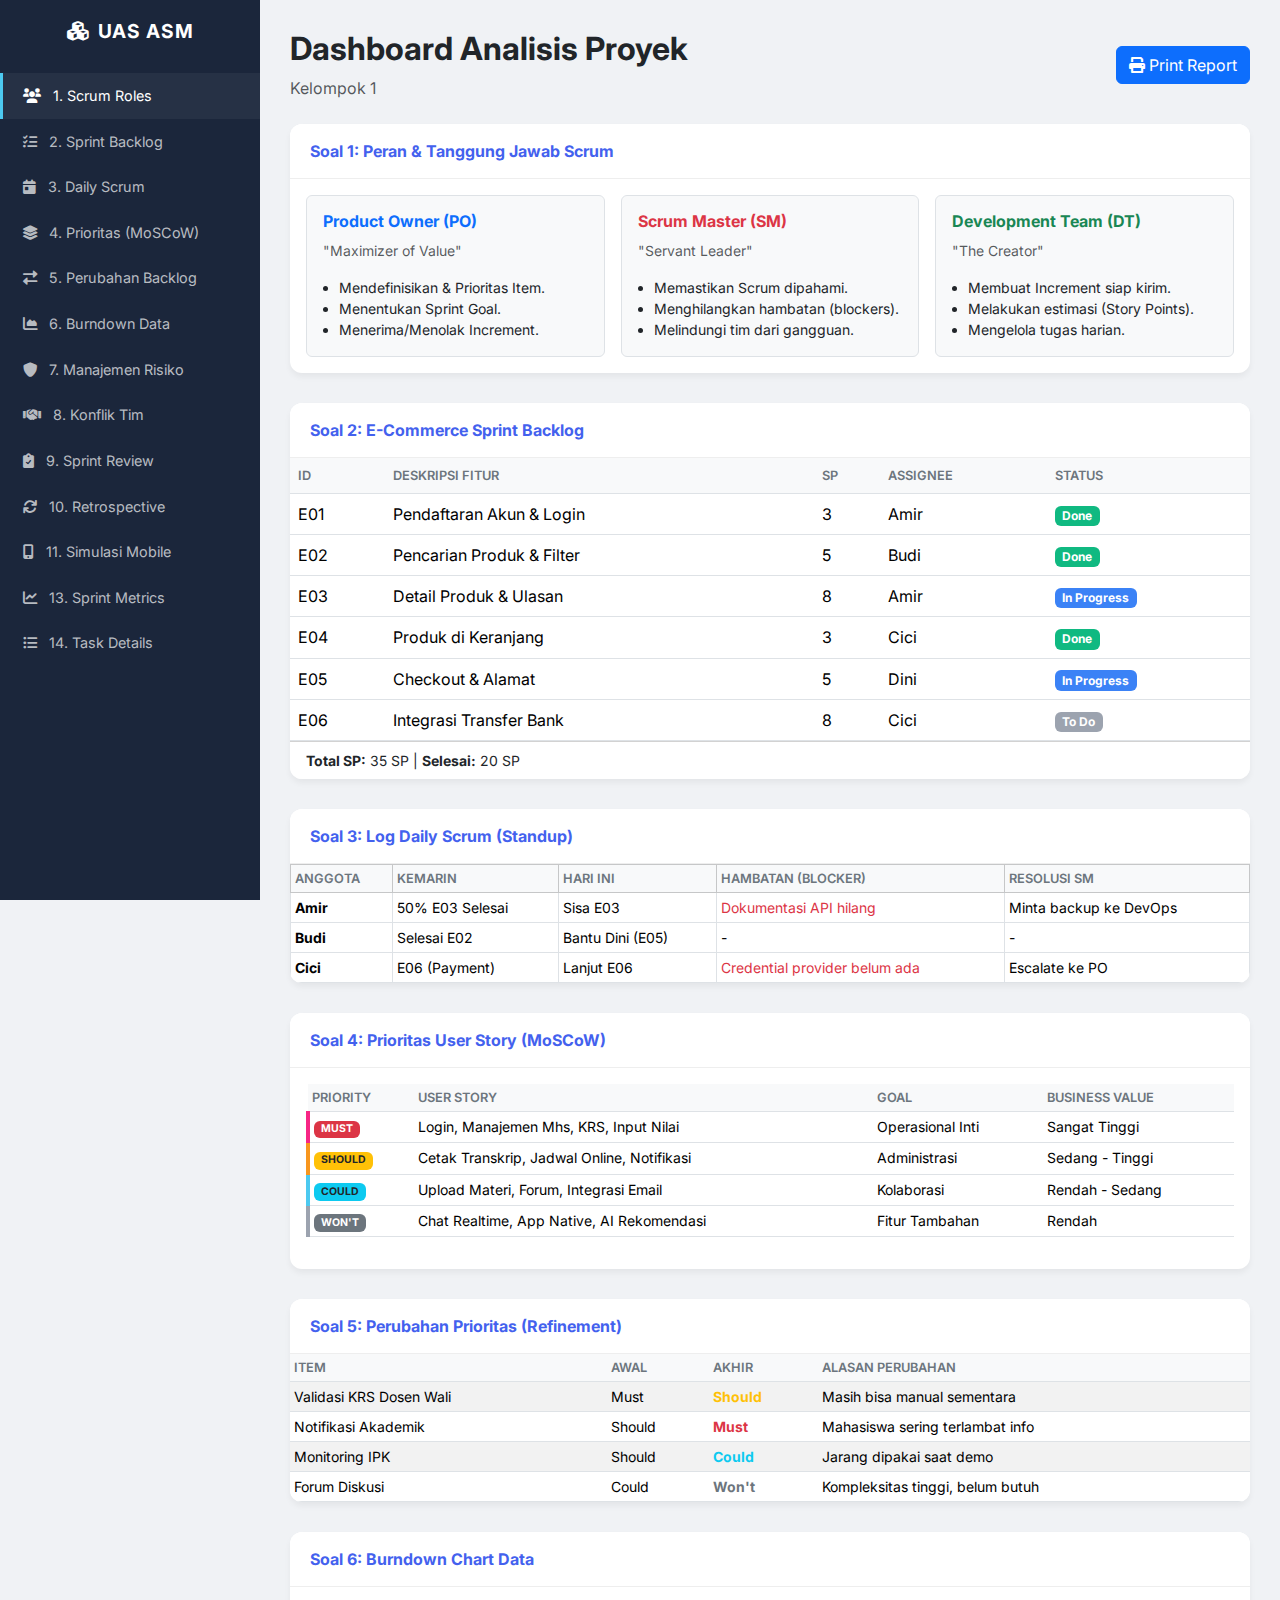
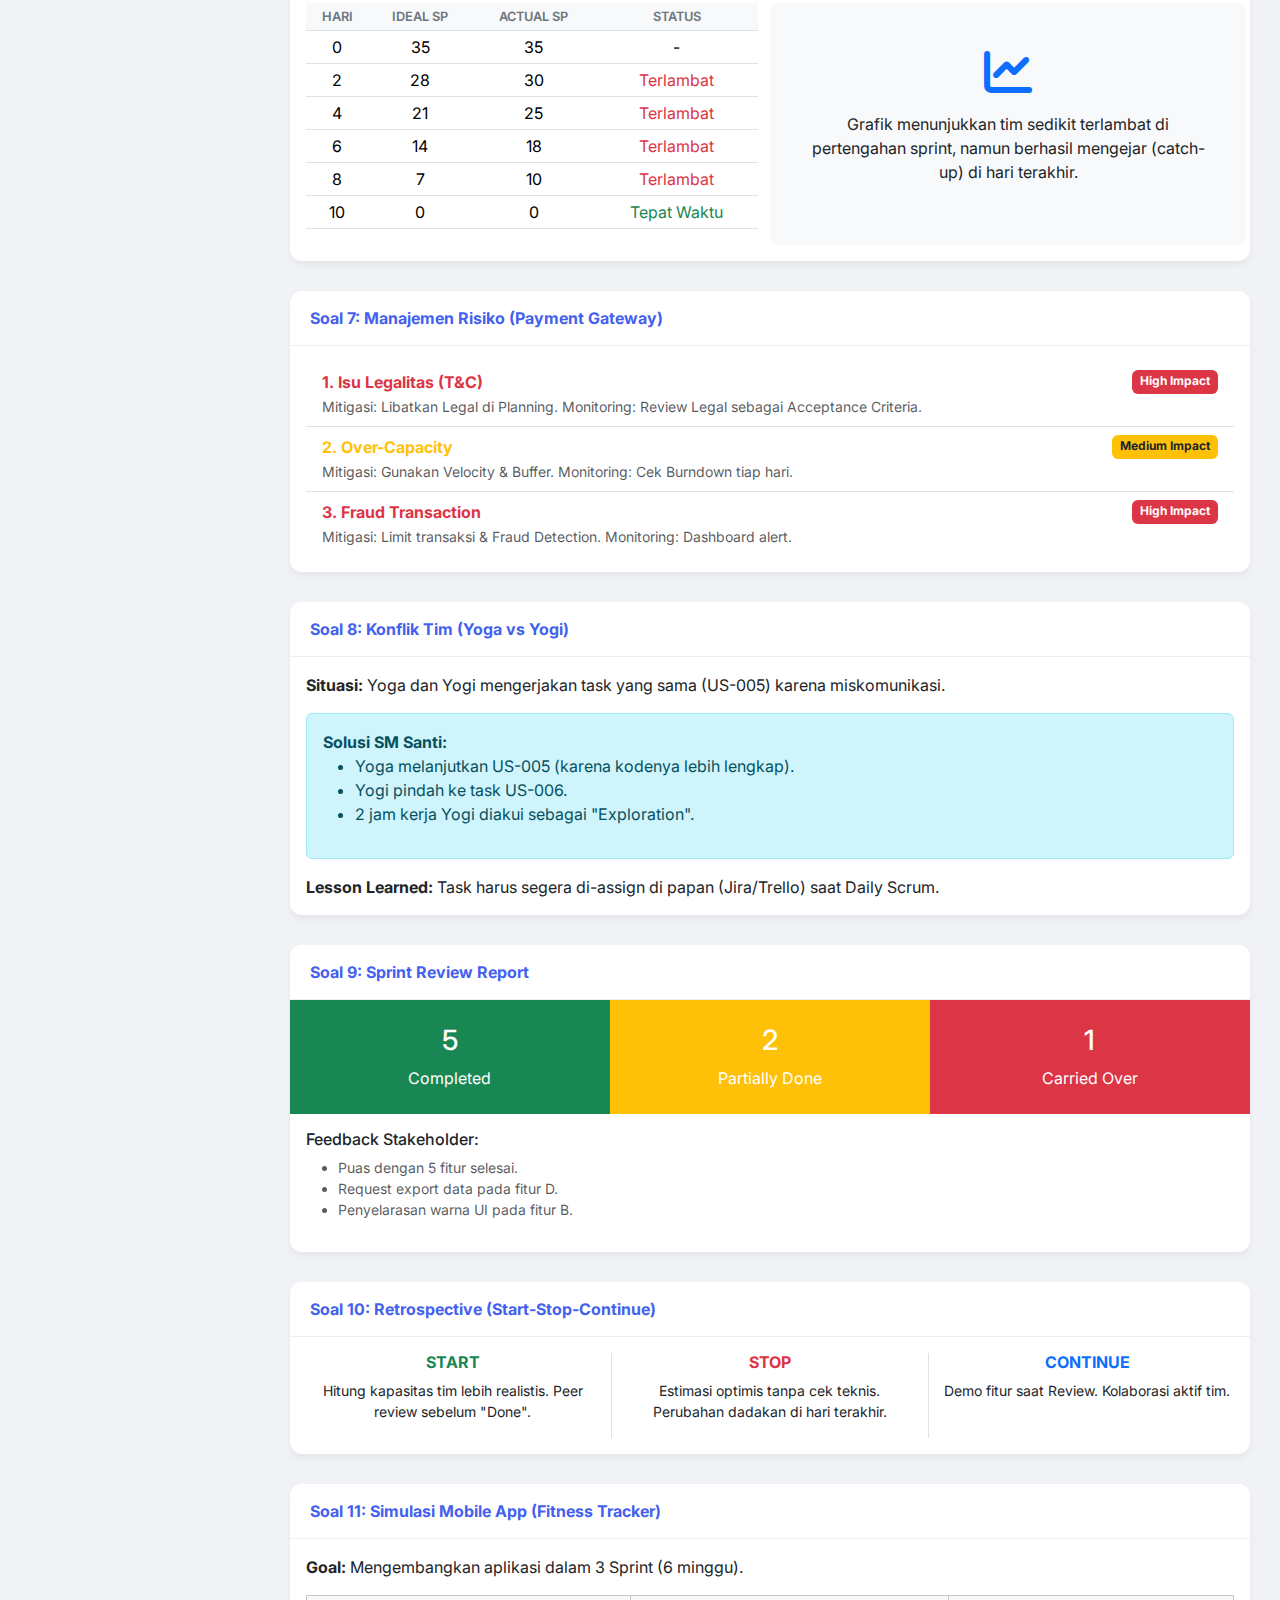
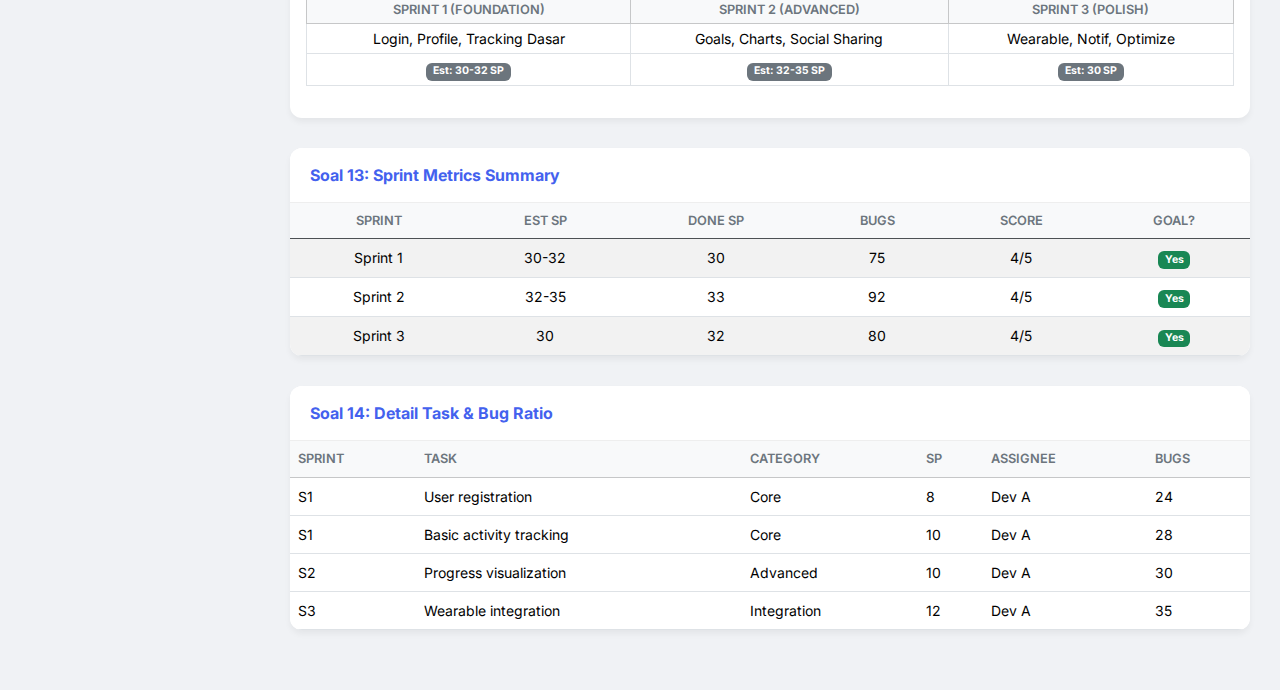
<file: index (1).html>
<!DOCTYPE html>
<html lang="id">
<head>
    <meta charset="UTF-8">
    <meta name="viewport" content="width=device-width, initial-scale=1.0">
    <title>UAS ASM Complete Dashboard</title>
    <link href="https://cdn.jsdelivr.net/npm/bootstrap@5.3.0/dist/css/bootstrap.min.css" rel="stylesheet">
    <link rel="stylesheet" href="https://cdnjs.cloudflare.com/ajax/libs/font-awesome/6.0.0/css/all.min.css">
    <link href="https://fonts.googleapis.com/css2?family=Inter:wght@300;400;600;700&display=swap" rel="stylesheet">
    
    <style>
        :root {
            --primary: #4361ee;
            --secondary: #3f37c9;
            --success: #4cc9f0;
            --danger: #f72585;
            --warning: #f8961e;
            --dark: #1b263b;
            --light: #f8f9fa;
        }

        body {
            font-family: 'Inter', sans-serif;
            background-color: #f0f2f5;
            color: #333;
        }

        /* Sidebar Styling */
        #sidebar {
            width: 260px;
            position: fixed;
            top: 0;
            left: 0;
            height: 100vh;
            background: var(--dark);
            color: white;
            padding-top: 20px;
            overflow-y: auto;
            z-index: 1000;
        }

        #sidebar .nav-link {
            color: rgba(255,255,255,0.7);
            padding: 12px 20px;
            font-size: 0.9rem;
            border-left: 3px solid transparent;
        }

        #sidebar .nav-link:hover, #sidebar .nav-link.active {
            background: rgba(255,255,255,0.05);
            color: white;
            border-left-color: var(--success);
        }

        #sidebar h4 {
            font-size: 1.2rem;
            text-align: center;
            margin-bottom: 30px;
            font-weight: 700;
            letter-spacing: 1px;
        }

        /* Main Content */
        main {
            margin-left: 260px;
            padding: 30px;
        }

        /* Card Styling */
        .card {
            border: none;
            border-radius: 12px;
            box-shadow: 0 4px 6px rgba(0,0,0,0.05);
            margin-bottom: 30px;
            overflow: hidden;
        }

        .card-header {
            background: white;
            border-bottom: 1px solid #eee;
            padding: 15px 20px;
            font-weight: 700;
            color: var(--primary);
            display: flex;
            justify-content: space-between;
            align-items: center;
        }

        .table thead th {
            background-color: #f8f9fa;
            font-weight: 600;
            text-transform: uppercase;
            font-size: 0.8rem;
            color: #6c757d;
        }

        /* Status Badges */
        .badge-done { background-color: #10b981; }
        .badge-progress { background-color: #3b82f6; }
        .badge-todo { background-color: #9ca3af; }
        
        /* MoSCoW Colors */
        .tr-must { border-left: 4px solid var(--danger); }
        .tr-should { border-left: 4px solid var(--warning); }
        .tr-could { border-left: 4px solid var(--success); }
        .tr-wont { border-left: 4px solid #9ca3af; }

        /* Burndown Chart Placeholder */
        .burndown-bar {
            height: 20px;
            background-color: var(--primary);
            border-radius: 4px;
            transition: width 1s ease-in-out;
        }

        /* Smooth Scroll */
        html { scroll-behavior: smooth; }

        @media (max-width: 768px) {
            #sidebar { width: 0; padding: 0; }
            main { margin-left: 0; }
            .mobile-nav-toggle { display: block; }
        }
    </style>
</head>
<body>

    <nav id="sidebar">
        <h4><i class="fas fa-cubes me-2"></i>UAS ASM</h4>
        <div class="nav flex-column">
            <a href="#soal1" class="nav-link active"><i class="fas fa-users me-2"></i> 1. Scrum Roles</a>
            <a href="#soal2" class="nav-link"><i class="fas fa-tasks me-2"></i> 2. Sprint Backlog</a>
            <a href="#soal3" class="nav-link"><i class="fas fa-calendar-day me-2"></i> 3. Daily Scrum</a>
            <a href="#soal4" class="nav-link"><i class="fas fa-layer-group me-2"></i> 4. Prioritas (MoSCoW)</a>
            <a href="#soal5" class="nav-link"><i class="fas fa-exchange-alt me-2"></i> 5. Perubahan Backlog</a>
            <a href="#soal6" class="nav-link"><i class="fas fa-chart-area me-2"></i> 6. Burndown Data</a>
            <a href="#soal7" class="nav-link"><i class="fas fa-shield-alt me-2"></i> 7. Manajemen Risiko</a>
            <a href="#soal8" class="nav-link"><i class="fas fa-handshake me-2"></i> 8. Konflik Tim</a>
            <a href="#soal9" class="nav-link"><i class="fas fa-clipboard-check me-2"></i> 9. Sprint Review</a>
            <a href="#soal10" class="nav-link"><i class="fas fa-sync me-2"></i> 10. Retrospective</a>
            <a href="#soal11" class="nav-link"><i class="fas fa-mobile-alt me-2"></i> 11. Simulasi Mobile</a>
            <a href="#soal13" class="nav-link"><i class="fas fa-chart-line me-2"></i> 13. Sprint Metrics</a>
            <a href="#soal14" class="nav-link"><i class="fas fa-list-ul me-2"></i> 14. Task Details</a>
        </div>
    </nav>

    <main>
        <div class="d-flex justify-content-between align-items-center mb-4">
            <div>
                <h2 class="fw-bold text-dark">Dashboard Analisis Proyek</h2>
                <p class="text-muted mb-0">Kelompok 1</p>
            </div>
            <button class="btn btn-primary" onclick="window.print()"><i class="fas fa-print"></i> Print Report</button>
        </div>

        <section id="soal1">
            <div class="card">
                <div class="card-header">Soal 1: Peran & Tanggung Jawab Scrum</div>
                <div class="card-body">
                    <div class="row g-3">
                        <div class="col-md-4">
                            <div class="p-3 border rounded bg-light h-100">
                                <h6 class="fw-bold text-primary">Product Owner (PO)</h6>
                                <p class="small text-muted">"Maximizer of Value"</p>
                                <ul class="small mb-0 ps-3">
                                    <li>Mendefinisikan & Prioritas Item.</li>
                                    <li>Menentukan Sprint Goal.</li>
                                    <li>Menerima/Menolak Increment.</li>
                                </ul>
                            </div>
                        </div>
                        <div class="col-md-4">
                            <div class="p-3 border rounded bg-light h-100">
                                <h6 class="fw-bold text-danger">Scrum Master (SM)</h6>
                                <p class="small text-muted">"Servant Leader"</p>
                                <ul class="small mb-0 ps-3">
                                    <li>Memastikan Scrum dipahami.</li>
                                    <li>Menghilangkan hambatan (blockers).</li>
                                    <li>Melindungi tim dari gangguan.</li>
                                </ul>
                            </div>
                        </div>
                        <div class="col-md-4">
                            <div class="p-3 border rounded bg-light h-100">
                                <h6 class="fw-bold text-success">Development Team (DT)</h6>
                                <p class="small text-muted">"The Creator"</p>
                                <ul class="small mb-0 ps-3">
                                    <li>Membuat Increment siap kirim.</li>
                                    <li>Melakukan estimasi (Story Points).</li>
                                    <li>Mengelola tugas harian.</li>
                                </ul>
                            </div>
                        </div>
                    </div>
                </div>
            </div>
        </section>

        <section id="soal2">
            <div class="card">
                <div class="card-header">Soal 2: E-Commerce Sprint Backlog</div>
                <div class="table-responsive">
                    <table class="table table-hover align-middle mb-0">
                        <thead>
                            <tr>
                                <th>ID</th>
                                <th>Deskripsi Fitur</th>
                                <th>SP</th>
                                <th>Assignee</th>
                                <th>Status</th>
                            </tr>
                        </thead>
                        <tbody>
                            <tr>
                                <td>E01</td>
                                <td>Pendaftaran Akun & Login</td>
                                <td>3</td>
                                <td>Amir</td>
                                <td><span class="badge badge-done">Done</span></td>
                            </tr>
                            <tr>
                                <td>E02</td>
                                <td>Pencarian Produk & Filter</td>
                                <td>5</td>
                                <td>Budi</td>
                                <td><span class="badge badge-done">Done</span></td>
                            </tr>
                            <tr>
                                <td>E03</td>
                                <td>Detail Produk & Ulasan</td>
                                <td>8</td>
                                <td>Amir</td>
                                <td><span class="badge badge-progress">In Progress</span></td>
                            </tr>
                            <tr>
                                <td>E04</td>
                                <td>Produk di Keranjang</td>
                                <td>3</td>
                                <td>Cici</td>
                                <td><span class="badge badge-done">Done</span></td>
                            </tr>
                            <tr>
                                <td>E05</td>
                                <td>Checkout & Alamat</td>
                                <td>5</td>
                                <td>Dini</td>
                                <td><span class="badge badge-progress">In Progress</span></td>
                            </tr>
                            <tr>
                                <td>E06</td>
                                <td>Integrasi Transfer Bank</td>
                                <td>8</td>
                                <td>Cici</td>
                                <td><span class="badge badge-todo">To Do</span></td>
                            </tr>
                        </tbody>
                    </table>
                </div>
                <div class="card-footer bg-white small">
                    <strong>Total SP:</strong> 35 SP | <strong>Selesai:</strong> 20 SP
                </div>
            </div>
        </section>

        <section id="soal3">
            <div class="card">
                <div class="card-header">Soal 3: Log Daily Scrum (Standup)</div>
                <div class="table-responsive">
                    <table class="table table-bordered table-sm mb-0 small">
                        <thead class="table-light">
                            <tr>
                                <th>Anggota</th>
                                <th>Kemarin</th>
                                <th>Hari Ini</th>
                                <th>Hambatan (Blocker)</th>
                                <th>Resolusi SM</th>
                            </tr>
                        </thead>
                        <tbody>
                            <tr>
                                <td class="fw-bold">Amir</td>
                                <td>50% E03 Selesai</td>
                                <td>Sisa E03</td>
                                <td class="text-danger">Dokumentasi API hilang</td>
                                <td>Minta backup ke DevOps</td>
                            </tr>
                            <tr>
                                <td class="fw-bold">Budi</td>
                                <td>Selesai E02</td>
                                <td>Bantu Dini (E05)</td>
                                <td>-</td>
                                <td>-</td>
                            </tr>
                            <tr>
                                <td class="fw-bold">Cici</td>
                                <td>E06 (Payment)</td>
                                <td>Lanjut E06</td>
                                <td class="text-danger">Credential provider belum ada</td>
                                <td>Escalate ke PO</td>
                            </tr>
                        </tbody>
                    </table>
                </div>
            </div>
        </section>

        <section id="soal4">
            <div class="card">
                <div class="card-header">Soal 4: Prioritas User Story (MoSCoW)</div>
                <div class="card-body">
                    <table class="table table-sm small">
                        <thead>
                            <tr>
                                <th>Priority</th>
                                <th>User Story</th>
                                <th>Goal</th>
                                <th>Business Value</th>
                            </tr>
                        </thead>
                        <tbody>
                            <tr class="tr-must">
                                <td><span class="badge bg-danger">MUST</span></td>
                                <td>Login, Manajemen Mhs, KRS, Input Nilai</td>
                                <td>Operasional Inti</td>
                                <td>Sangat Tinggi</td>
                            </tr>
                            <tr class="tr-should">
                                <td><span class="badge bg-warning text-dark">SHOULD</span></td>
                                <td>Cetak Transkrip, Jadwal Online, Notifikasi</td>
                                <td>Administrasi</td>
                                <td>Sedang - Tinggi</td>
                            </tr>
                            <tr class="tr-could">
                                <td><span class="badge bg-info text-dark">COULD</span></td>
                                <td>Upload Materi, Forum, Integrasi Email</td>
                                <td>Kolaborasi</td>
                                <td>Rendah - Sedang</td>
                            </tr>
                            <tr class="tr-wont">
                                <td><span class="badge bg-secondary">WON'T</span></td>
                                <td>Chat Realtime, App Native, AI Rekomendasi</td>
                                <td>Fitur Tambahan</td>
                                <td>Rendah</td>
                            </tr>
                        </tbody>
                    </table>
                </div>
            </div>
        </section>

        <section id="soal5">
            <div class="card">
                <div class="card-header">Soal 5: Perubahan Prioritas (Refinement)</div>
                <div class="table-responsive">
                    <table class="table table-striped table-sm mb-0 small">
                        <thead>
                            <tr>
                                <th>Item</th>
                                <th>Awal</th>
                                <th>Akhir</th>
                                <th>Alasan Perubahan</th>
                            </tr>
                        </thead>
                        <tbody>
                            <tr>
                                <td>Validasi KRS Dosen Wali</td>
                                <td>Must</td>
                                <td class="text-warning fw-bold">Should</td>
                                <td>Masih bisa manual sementara</td>
                            </tr>
                            <tr>
                                <td>Notifikasi Akademik</td>
                                <td>Should</td>
                                <td class="text-danger fw-bold">Must</td>
                                <td>Mahasiswa sering terlambat info</td>
                            </tr>
                            <tr>
                                <td>Monitoring IPK</td>
                                <td>Should</td>
                                <td class="text-info fw-bold">Could</td>
                                <td>Jarang dipakai saat demo</td>
                            </tr>
                            <tr>
                                <td>Forum Diskusi</td>
                                <td>Could</td>
                                <td class="text-secondary fw-bold">Won't</td>
                                <td>Kompleksitas tinggi, belum butuh</td>
                            </tr>
                        </tbody>
                    </table>
                </div>
            </div>
        </section>

        <section id="soal6">
            <div class="card">
                <div class="card-header">Soal 6: Burndown Chart Data</div>
                <div class="card-body">
                    <div class="row">
                        <div class="col-md-6">
                            <table class="table table-sm text-center">
                                <thead>
                                    <tr>
                                        <th>Hari</th>
                                        <th>Ideal SP</th>
                                        <th>Actual SP</th>
                                        <th>Status</th>
                                    </tr>
                                </thead>
                                <tbody>
                                    <tr><td>0</td><td>35</td><td>35</td><td>-</td></tr>
                                    <tr><td>2</td><td>28</td><td>30</td><td class="text-danger">Terlambat</td></tr>
                                    <tr><td>4</td><td>21</td><td>25</td><td class="text-danger">Terlambat</td></tr>
                                    <tr><td>6</td><td>14</td><td>18</td><td class="text-danger">Terlambat</td></tr>
                                    <tr><td>8</td><td>7</td><td>10</td><td class="text-danger">Terlambat</td></tr>
                                    <tr><td>10</td><td>0</td><td>0</td><td class="text-success">Tepat Waktu</td></tr>
                                </tbody>
                            </table>
                        </div>
                        <div class="col-md-6 d-flex align-items-center justify-content-center bg-light rounded">
                            <div class="text-center p-4">
                                <i class="fas fa-chart-line fa-3x text-primary mb-3"></i>
                                <p>Grafik menunjukkan tim sedikit terlambat di pertengahan sprint, namun berhasil mengejar (catch-up) di hari terakhir.</p>
                            </div>
                        </div>
                    </div>
                </div>
            </div>
        </section>

        <section id="soal7">
            <div class="card">
                <div class="card-header">Soal 7: Manajemen Risiko (Payment Gateway)</div>
                <div class="card-body">
                    <ul class="list-group list-group-flush">
                        <li class="list-group-item">
                            <div class="d-flex justify-content-between">
                                <strong class="text-danger">1. Isu Legalitas (T&C)</strong>
                                <span class="badge bg-danger">High Impact</span>
                            </div>
                            <small class="text-muted">Mitigasi: Libatkan Legal di Planning. Monitoring: Review Legal sebagai Acceptance Criteria.</small>
                        </li>
                        <li class="list-group-item">
                            <div class="d-flex justify-content-between">
                                <strong class="text-warning">2. Over-Capacity</strong>
                                <span class="badge bg-warning text-dark">Medium Impact</span>
                            </div>
                            <small class="text-muted">Mitigasi: Gunakan Velocity & Buffer. Monitoring: Cek Burndown tiap hari.</small>
                        </li>
                        <li class="list-group-item">
                            <div class="d-flex justify-content-between">
                                <strong class="text-danger">3. Fraud Transaction</strong>
                                <span class="badge bg-danger">High Impact</span>
                            </div>
                            <small class="text-muted">Mitigasi: Limit transaksi & Fraud Detection. Monitoring: Dashboard alert.</small>
                        </li>
                    </ul>
                </div>
            </div>
        </section>

        <section id="soal8">
            <div class="card border-left-warning">
                <div class="card-header">Soal 8: Konflik Tim (Yoga vs Yogi)</div>
                <div class="card-body">
                    <p><strong>Situasi:</strong> Yoga dan Yogi mengerjakan task yang sama (US-005) karena miskomunikasi.</p>
                    <div class="alert alert-info">
                        <strong>Solusi SM Santi:</strong>
                        <ul>
                            <li>Yoga melanjutkan US-005 (karena kodenya lebih lengkap).</li>
                            <li>Yogi pindah ke task US-006.</li>
                            <li>2 jam kerja Yogi diakui sebagai "Exploration".</li>
                        </ul>
                    </div>
                    <p class="mb-0"><strong>Lesson Learned:</strong> Task harus segera di-assign di papan (Jira/Trello) saat Daily Scrum.</p>
                </div>
            </div>
        </section>

        <section id="soal9">
            <div class="card">
                <div class="card-header">Soal 9: Sprint Review Report</div>
                <div class="row g-0">
                    <div class="col-md-4 bg-success text-white text-center p-4">
                        <h3>5</h3>
                        <span>Completed</span>
                    </div>
                    <div class="col-md-4 bg-warning text-white text-center p-4">
                        <h3>2</h3>
                        <span>Partially Done</span>
                    </div>
                    <div class="col-md-4 bg-danger text-white text-center p-4">
                        <h3>1</h3>
                        <span>Carried Over</span>
                    </div>
                </div>
                <div class="card-body">
                    <h6>Feedback Stakeholder:</h6>
                    <ul class="small text-muted">
                        <li>Puas dengan 5 fitur selesai.</li>
                        <li>Request export data pada fitur D.</li>
                        <li>Penyelarasan warna UI pada fitur B.</li>
                    </ul>
                </div>
            </div>
        </section>

        <section id="soal10">
            <div class="card">
                <div class="card-header">Soal 10: Retrospective (Start-Stop-Continue)</div>
                <div class="card-body">
                    <div class="row text-center">
                        <div class="col-md-4">
                            <h6 class="text-success fw-bold">START</h6>
                            <p class="small">Hitung kapasitas tim lebih realistis. Peer review sebelum "Done".</p>
                        </div>
                        <div class="col-md-4 border-start border-end">
                            <h6 class="text-danger fw-bold">STOP</h6>
                            <p class="small">Estimasi optimis tanpa cek teknis. Perubahan dadakan di hari terakhir.</p>
                        </div>
                        <div class="col-md-4">
                            <h6 class="text-primary fw-bold">CONTINUE</h6>
                            <p class="small">Demo fitur saat Review. Kolaborasi aktif tim.</p>
                        </div>
                    </div>
                </div>
            </div>
        </section>

        <section id="soal11">
            <div class="card">
                <div class="card-header">Soal 11: Simulasi Mobile App (Fitness Tracker)</div>
                <div class="card-body">
                    <p><strong>Goal:</strong> Mengembangkan aplikasi dalam 3 Sprint (6 minggu).</p>
                    <div class="table-responsive">
                        <table class="table table-bordered table-sm small text-center">
                            <thead class="table-light">
                                <tr>
                                    <th>Sprint 1 (Foundation)</th>
                                    <th>Sprint 2 (Advanced)</th>
                                    <th>Sprint 3 (Polish)</th>
                                </tr>
                            </thead>
                            <tbody>
                                <tr>
                                    <td>Login, Profile, Tracking Dasar</td>
                                    <td>Goals, Charts, Social Sharing</td>
                                    <td>Wearable, Notif, Optimize</td>
                                </tr>
                                <tr>
                                    <td><span class="badge bg-secondary">Est: 30-32 SP</span></td>
                                    <td><span class="badge bg-secondary">Est: 32-35 SP</span></td>
                                    <td><span class="badge bg-secondary">Est: 30 SP</span></td>
                                </tr>
                            </tbody>
                        </table>
                    </div>
                </div>
            </div>
        </section>

        <section id="soal13">
            <div class="card">
                <div class="card-header">Soal 13: Sprint Metrics Summary</div>
                <div class="table-responsive">
                    <table class="table table-striped small mb-0 text-center">
                        <thead class="table-dark">
                            <tr>
                                <th>Sprint</th>
                                <th>Est SP</th>
                                <th>Done SP</th>
                                <th>Bugs</th>
                                <th>Score</th>
                                <th>Goal?</th>
                            </tr>
                        </thead>
                        <tbody>
                            <tr>
                                <td>Sprint 1</td>
                                <td>30-32</td>
                                <td>30</td>
                                <td>75</td>
                                <td>4/5</td>
                                <td><span class="badge bg-success">Yes</span></td>
                            </tr>
                            <tr>
                                <td>Sprint 2</td>
                                <td>32-35</td>
                                <td>33</td>
                                <td>92</td>
                                <td>4/5</td>
                                <td><span class="badge bg-success">Yes</span></td>
                            </tr>
                            <tr>
                                <td>Sprint 3</td>
                                <td>30</td>
                                <td>32</td>
                                <td>80</td>
                                <td>4/5</td>
                                <td><span class="badge bg-success">Yes</span></td>
                            </tr>
                        </tbody>
                    </table>
                </div>
            </div>
        </section>

        <section id="soal14">
            <div class="card">
                <div class="card-header">Soal 14: Detail Task & Bug Ratio</div>
                <div class="table-responsive">
                    <table class="table table-hover small mb-0">
                        <thead class="table-light">
                            <tr>
                                <th>Sprint</th>
                                <th>Task</th>
                                <th>Category</th>
                                <th>SP</th>
                                <th>Assignee</th>
                                <th>Bugs</th>
                            </tr>
                        </thead>
                        <tbody>
                            <tr>
                                <td>S1</td>
                                <td>User registration</td>
                                <td>Core</td>
                                <td>8</td>
                                <td>Dev A</td>
                                <td>24</td>
                            </tr>
                            <tr>
                                <td>S1</td>
                                <td>Basic activity tracking</td>
                                <td>Core</td>
                                <td>10</td>
                                <td>Dev A</td>
                                <td>28</td>
                            </tr>
                            <tr>
                                <td>S2</td>
                                <td>Progress visualization</td>
                                <td>Advanced</td>
                                <td>10</td>
                                <td>Dev A</td>
                                <td>30</td>
                            </tr>
                            <tr>
                                <td>S3</td>
                                <td>Wearable integration</td>
                                <td>Integration</td>
                                <td>12</td>
                                <td>Dev A</td>
                                <td>35</td>
                            </tr>
                        </tbody>
                    </table>
                </div>
            </div>
        </section>

    </main>

    <script src="https://cdn.jsdelivr.net/npm/bootstrap@5.3.0/dist/js/bootstrap.bundle.min.js"></script>
    <script>
        // Active Link Script
        const navLinks = document.querySelectorAll('#sidebar .nav-link');
        navLinks.forEach(link => {
            link.addEventListener('click', function() {
                navLinks.forEach(n => n.classList.remove('active'));
                this.classList.add('active');
            });
        });
    </script>
</body>
</html>
</file>
